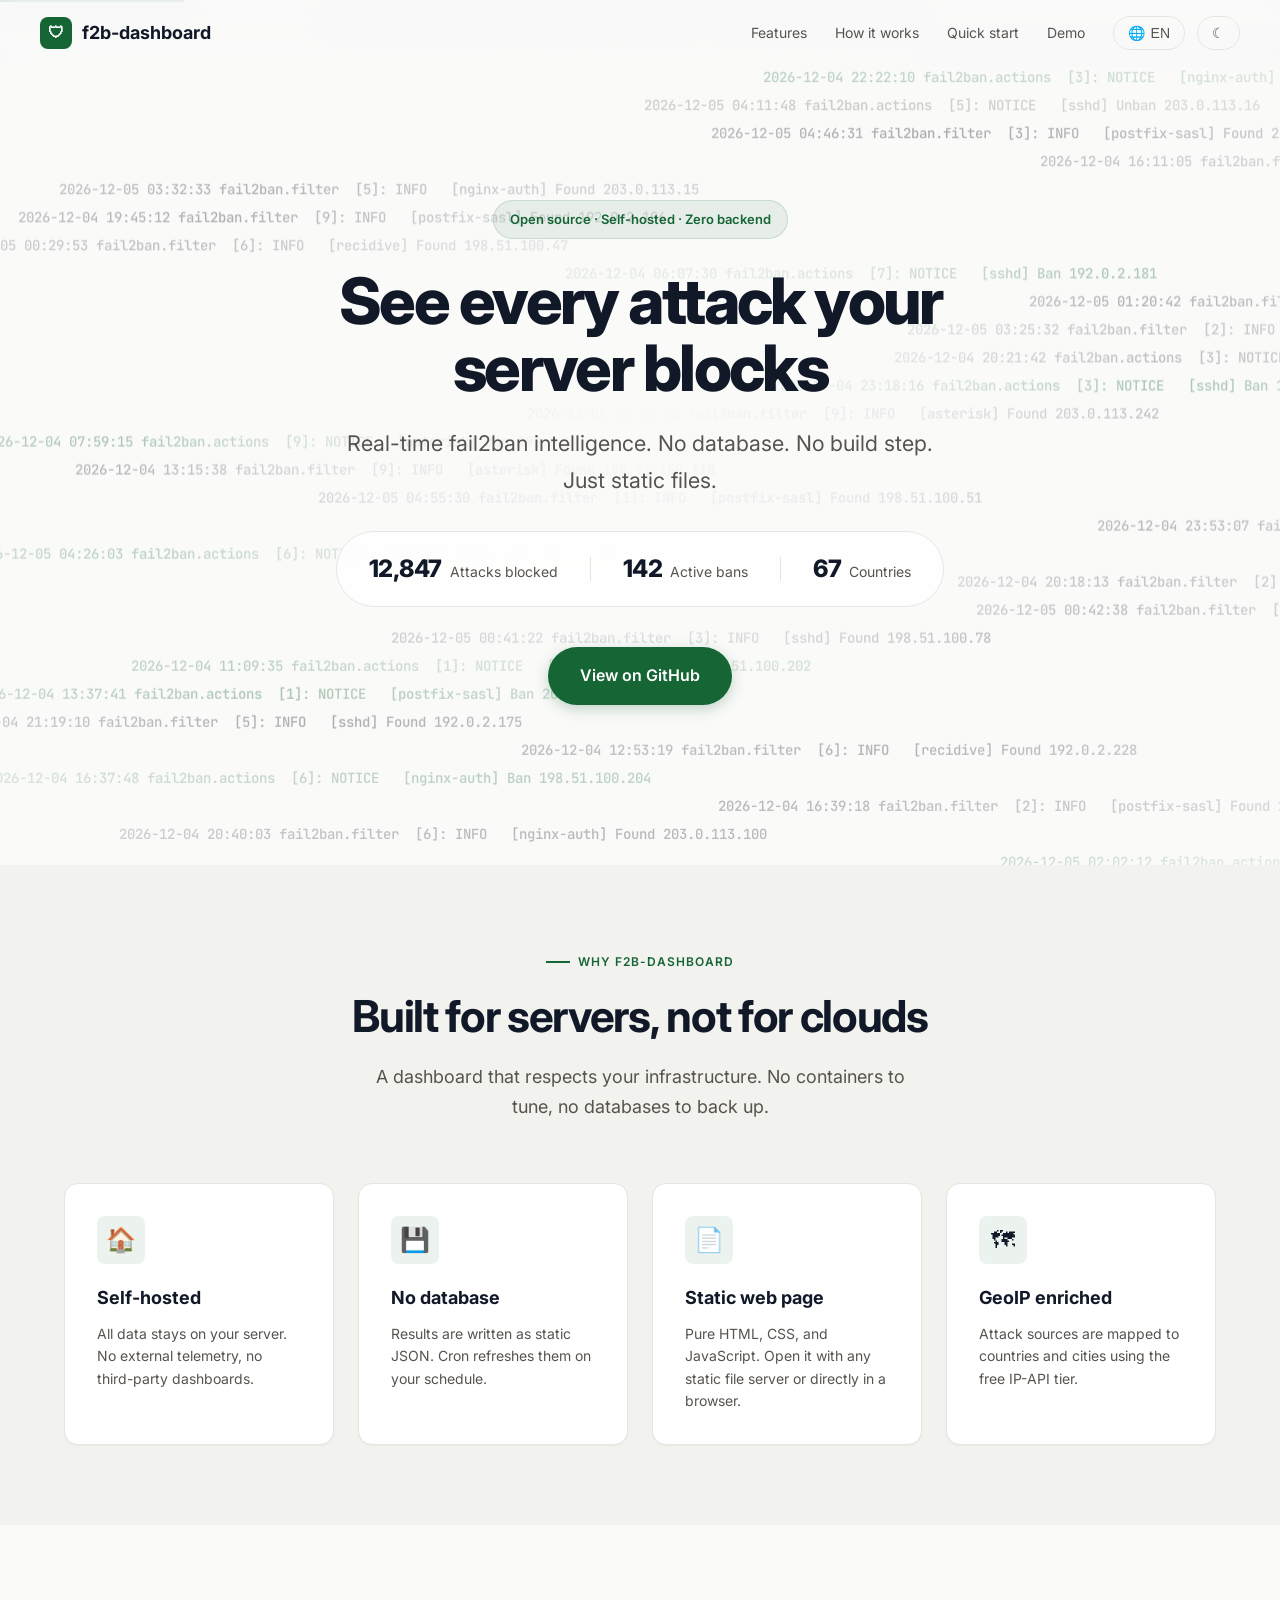
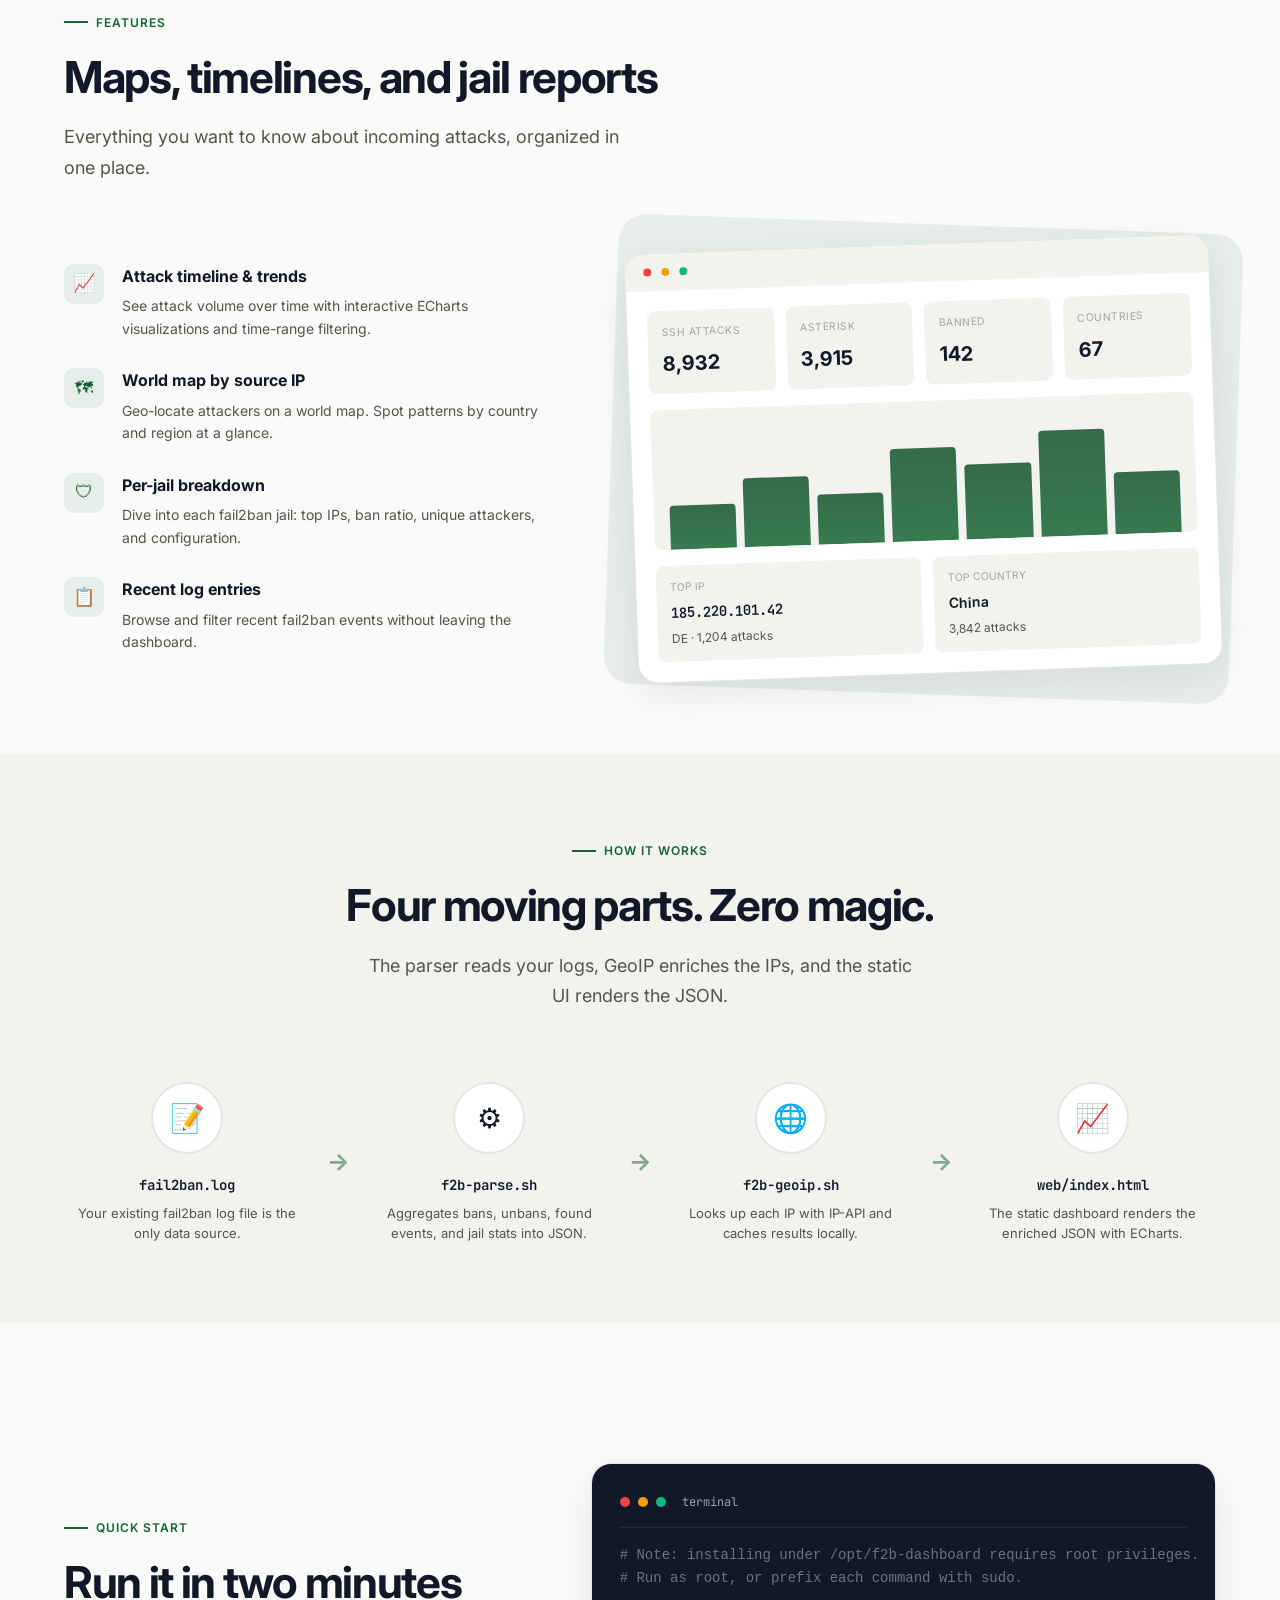
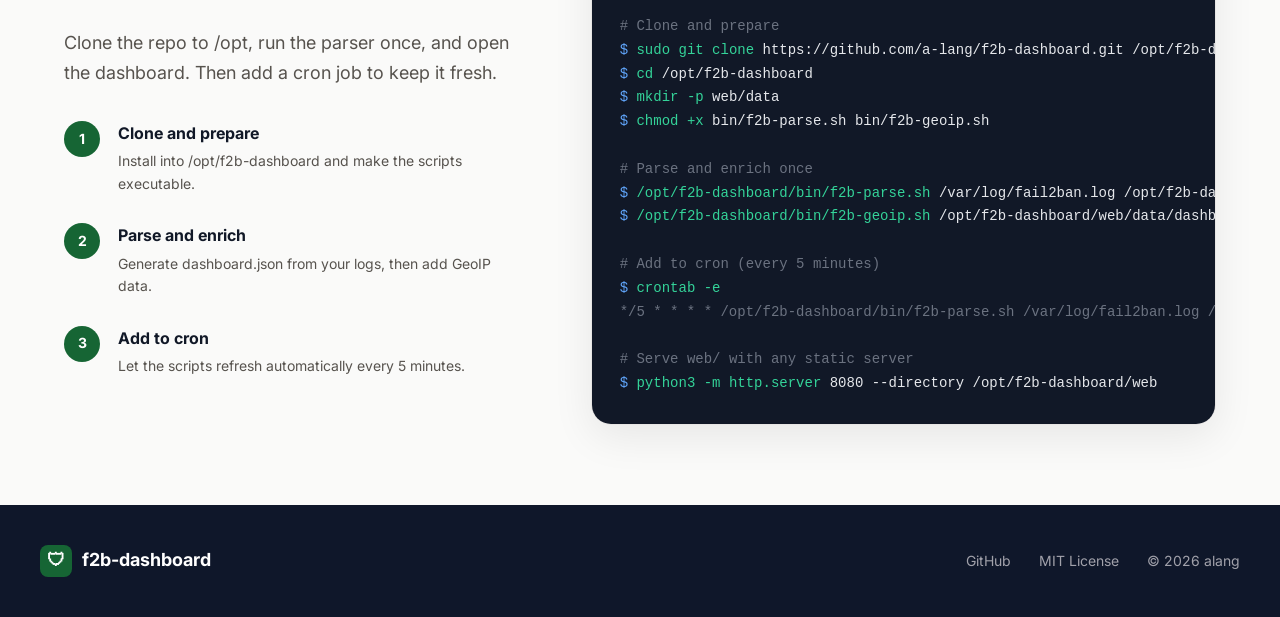
<file: index.html>
<!DOCTYPE html>
<html lang="en" data-theme="light">
<head>
  <meta charset="UTF-8">
  <meta name="viewport" content="width=device-width, initial-scale=1.0">
  <meta name="description" content="f2b-dashboard — Self-hosted fail2ban attack intelligence dashboard with zero backend">
  <title>f2b-dashboard — Fail2Ban Attack Intelligence</title>
  <meta property="og:title" content="f2b-dashboard">
  <meta property="og:description" content="Self-hosted fail2ban attack intelligence dashboard. No database. No build step. Just static files.">
  <meta property="og:type" content="website">
  <meta name="twitter:card" content="summary_large_image">
  <meta name="twitter:title" content="f2b-dashboard">
  <meta name="twitter:description" content="Self-hosted fail2ban attack intelligence dashboard">
  <link rel="icon" type="image/svg+xml" href="data:image/svg+xml,%3Csvg xmlns='http://www.w3.org/2000/svg' viewBox='0 0 32 32'%3E%3Cpath fill='%23166534' d='M16 2L3 8v10c0 7.2 5.5 13.8 13 15 7.5-1.2 13-7.8 13-15V8L16 2z'/%3E%3Cpath fill='%23ffffff' d='M16 11l-3.5 7h7z'/%3E%3C/svg%3E">
  <link rel="stylesheet" href="landing/css/landing.css">
</head>
<body>
  <a class="skip-link" href="#main-content">Skip to main content</a>

  <header class="header" id="main-header">
    <div class="header__inner">
      <a class="header__logo" href="#" aria-label="f2b-dashboard home">
        <span class="header__logo-icon" aria-hidden="true">&#x1F6E1;</span>
        <span>f2b-dashboard</span>
      </a>
      <nav class="header__nav" aria-label="Main navigation">
        <div class="header__nav-links" id="header-nav-links">
          <a href="#features" data-i18n="nav.features">Features</a>
          <a href="#how-it-works" data-i18n="nav.howItWorks">How it works</a>
          <a href="#quick-start" data-i18n="nav.quickStart">Quick start</a>
          <a href="/demo/" target="_blank" rel="noopener noreferrer" data-i18n="nav.demo">Demo</a>
        </div>
        <div class="header__actions">
          <button type="button" class="header__btn" id="lang-toggle" data-i18n-title="nav.languageToggle" data-i18n-aria-label="nav.languageToggle" aria-label="Switch language" title="Switch language">
            &#127760; <span id="lang-label">EN</span>
          </button>
          <button type="button" class="header__btn" id="theme-toggle" data-i18n-title="nav.themeToggle" data-i18n-aria-label="nav.themeToggle" aria-label="Toggle theme" title="Toggle theme">
            <span id="theme-icon">&#x263E;</span>
          </button>
        </div>
      </nav>
      <button type="button" class="header__mobile-toggle" id="mobile-nav-toggle" aria-expanded="false" aria-controls="header-nav-links" aria-label="Toggle navigation">
        &#x2630;
      </button>
    </div>
  </header>

  <main id="main-content">
    <!-- Hero -->
    <section class="section hero" id="hero" aria-label="Introduction">
      <canvas class="hero__bg-log" aria-hidden="true"></canvas>
      <div class="hero__bg-overlay-log" aria-hidden="true"></div>
      <div class="section__inner hero__content">
        <div class="hero__label" data-i18n="hero.label">Open source · Self-hosted · Zero backend</div>
        <h1 class="hero__title" data-i18n="hero.title">See every attack your server blocks</h1>
        <p class="hero__subtitle" data-i18n="hero.subtitle">Real-time fail2ban intelligence. No database. No build step. Just static files.</p>
        <div class="hero__stats" aria-label="Key metrics">
          <div class="hero__stat">
            <span class="hero__stat-value">12,847</span>
            <span class="hero__stat-label" data-i18n="hero.statAttacks">Attacks blocked</span>
          </div>
          <div class="hero__stat-divider" aria-hidden="true"></div>
          <div class="hero__stat">
            <span class="hero__stat-value">142</span>
            <span class="hero__stat-label" data-i18n="hero.statBans">Active bans</span>
          </div>
          <div class="hero__stat-divider" aria-hidden="true"></div>
          <div class="hero__stat">
            <span class="hero__stat-value">67</span>
            <span class="hero__stat-label" data-i18n="hero.statCountries">Countries</span>
          </div>
        </div>
        <a href="https://github.com/a-lang/f2b-dashboard" class="btn btn--primary btn--large" target="_blank" rel="noopener noreferrer" data-i18n="hero.cta">
          View on GitHub <span aria-hidden="true">→</span>
        </a>
      </div>
    </section>

    <!-- Highlights -->
    <section class="section highlights" id="features" aria-labelledby="highlights-title">
      <div class="section__inner">
        <div class="highlights__header text-center">
          <p class="section-label" data-i18n="highlights.label">Why f2b-dashboard</p>
          <h2 class="section-title mx-auto" id="highlights-title" data-i18n="highlights.title">Built for servers, not for clouds</h2>
          <p class="section-subtitle mx-auto" data-i18n="highlights.subtitle">A dashboard that respects your infrastructure. No containers to tune, no databases to back up.</p>
        </div>
        <div class="highlights__grid">
          <article class="highlight-card">
            <div class="highlight-card__icon" aria-hidden="true">&#x1F3E0;</div>
            <h3 class="highlight-card__title" data-i18n="highlights.selfHosted">Self-hosted</h3>
            <p class="highlight-card__desc" data-i18n="highlights.selfHostedDesc">All data stays on your server. No external telemetry, no third-party dashboards.</p>
          </article>
          <article class="highlight-card">
            <div class="highlight-card__icon" aria-hidden="true">&#x1F4BE;</div>
            <h3 class="highlight-card__title" data-i18n="highlights.noDatabase">No database</h3>
            <p class="highlight-card__desc" data-i18n="highlights.noDatabaseDesc">Results are written as static JSON. Cron refreshes them on your schedule.</p>
          </article>
          <article class="highlight-card">
            <div class="highlight-card__icon" aria-hidden="true">&#x1F4C4;</div>
            <h3 class="highlight-card__title" data-i18n="highlights.staticWeb">Static web page</h3>
            <p class="highlight-card__desc" data-i18n="highlights.staticWebDesc">Pure HTML, CSS, and JavaScript. Open it with any static file server or directly in a browser.</p>
          </article>
          <article class="highlight-card">
            <div class="highlight-card__icon" aria-hidden="true">&#x1F5FA;</div>
            <h3 class="highlight-card__title" data-i18n="highlights.geoIp">GeoIP enriched</h3>
            <p class="highlight-card__desc" data-i18n="highlights.geoIpDesc">Attack sources are mapped to countries and cities using the free IP-API tier.</p>
          </article>
        </div>
      </div>
    </section>

    <!-- Features -->
    <section class="section features" aria-labelledby="features-title">
      <div class="section__inner">
        <p class="section-label" data-i18n="features.label">Features</p>
        <h2 class="section-title" id="features-title" data-i18n="features.title">Maps, timelines, and jail reports</h2>
        <p class="section-subtitle" data-i18n="features.subtitle">Everything you want to know about incoming attacks, organized in one place.</p>

        <div class="features__grid">
          <div class="features__list">
            <div class="feature-item">
              <div class="feature-item__icon" aria-hidden="true">&#x1F4C8;</div>
              <div>
                <h3 class="feature-item__title" data-i18n="features.timelineTitle">Attack timeline & trends</h3>
                <p class="feature-item__desc" data-i18n="features.timelineDesc">See attack volume over time with interactive ECharts visualizations and time-range filtering.</p>
              </div>
            </div>
            <div class="feature-item">
              <div class="feature-item__icon" aria-hidden="true">&#x1F5FA;</div>
              <div>
                <h3 class="feature-item__title" data-i18n="features.mapTitle">World map by source IP</h3>
                <p class="feature-item__desc" data-i18n="features.mapDesc">Geo-locate attackers on a world map. Spot patterns by country and region at a glance.</p>
              </div>
            </div>
            <div class="feature-item">
              <div class="feature-item__icon" aria-hidden="true">&#x1F6E1;</div>
              <div>
                <h3 class="feature-item__title" data-i18n="features.jailTitle">Per-jail breakdown</h3>
                <p class="feature-item__desc" data-i18n="features.jailDesc">Dive into each fail2ban jail: top IPs, ban ratio, unique attackers, and configuration.</p>
              </div>
            </div>
            <div class="feature-item">
              <div class="feature-item__icon" aria-hidden="true">&#x1F4CB;</div>
              <div>
                <h3 class="feature-item__title" data-i18n="features.logsTitle">Recent log entries</h3>
                <p class="feature-item__desc" data-i18n="features.logsDesc">Browse and filter recent fail2ban events without leaving the dashboard.</p>
              </div>
            </div>
          </div>

          <div class="features__visual" aria-hidden="true">
            <div class="dashboard-mockup">
              <div class="dashboard-mockup__header">
                <div class="dashboard-mockup__dot dashboard-mockup__dot--red"></div>
                <div class="dashboard-mockup__dot dashboard-mockup__dot--yellow"></div>
                <div class="dashboard-mockup__dot dashboard-mockup__dot--green"></div>
              </div>
              <div class="dashboard-mockup__body">
                <div class="stat-row">
                  <div class="stat-card-mini">
                    <div class="stat-card-mini__label">SSH Attacks</div>
                    <div class="stat-card-mini__value">8,932</div>
                  </div>
                  <div class="stat-card-mini">
                    <div class="stat-card-mini__label">Asterisk</div>
                    <div class="stat-card-mini__value">3,915</div>
                  </div>
                  <div class="stat-card-mini">
                    <div class="stat-card-mini__label">Banned</div>
                    <div class="stat-card-mini__value">142</div>
                  </div>
                  <div class="stat-card-mini">
                    <div class="stat-card-mini__label">Countries</div>
                    <div class="stat-card-mini__value">67</div>
                  </div>
                </div>
                <div class="chart-area">
                  <div class="chart-bar" style="height: 35%"></div>
                  <div class="chart-bar" style="height: 55%"></div>
                  <div class="chart-bar" style="height: 40%"></div>
                  <div class="chart-bar" style="height: 75%"></div>
                  <div class="chart-bar" style="height: 60%"></div>
                  <div class="chart-bar" style="height: 85%"></div>
                  <div class="chart-bar" style="height: 50%"></div>
                </div>
                <div style="display: grid; grid-template-columns: 1fr 1fr; gap: 12px;">
                  <div style="background: var(--bg-secondary); border-radius: 8px; padding: 14px;">
                    <div style="font-size: 0.65rem; color: var(--text-muted); text-transform: uppercase; margin-bottom: 6px;">Top IP</div>
                    <div style="font-family: var(--font-mono); font-size: 0.875rem; font-weight: 600;">185.220.101.42</div>
                    <div style="font-size: 0.75rem; color: var(--text-secondary); margin-top: 4px;">DE · 1,204 attacks</div>
                  </div>
                  <div style="background: var(--bg-secondary); border-radius: 8px; padding: 14px;">
                    <div style="font-size: 0.65rem; color: var(--text-muted); text-transform: uppercase; margin-bottom: 6px;">Top Country</div>
                    <div style="font-size: 0.875rem; font-weight: 600;">China</div>
                    <div style="font-size: 0.75rem; color: var(--text-secondary); margin-top: 4px;">3,842 attacks</div>
                  </div>
                </div>
              </div>
            </div>
          </div>
        </div>
      </div>
    </section>

    <!-- How it works -->
    <section class="section how-it-works" id="how-it-works" aria-labelledby="how-title">
      <div class="section__inner">
        <div class="how-it-works__header text-center">
          <p class="section-label" data-i18n="howItWorks.label">How it works</p>
          <h2 class="section-title mx-auto" id="how-title" data-i18n="howItWorks.title">Four moving parts. Zero magic.</h2>
          <p class="section-subtitle mx-auto" data-i18n="howItWorks.subtitle">The parser reads your logs, GeoIP enriches the IPs, and the static UI renders the JSON.</p>
        </div>
        <div class="how-it-works__flow">
          <div class="flow-step">
            <div class="flow-step__icon" aria-hidden="true">&#x1F4DD;</div>
            <div class="flow-step__title" data-i18n="howItWorks.step1">fail2ban.log</div>
            <div class="flow-step__desc" data-i18n="howItWorks.step1Desc">Your existing fail2ban log file is the only data source.</div>
          </div>
          <div class="flow-arrow" aria-hidden="true">→</div>
          <div class="flow-step">
            <div class="flow-step__icon" aria-hidden="true">&#x2699;</div>
            <div class="flow-step__title" data-i18n="howItWorks.step2">f2b-parse.sh</div>
            <div class="flow-step__desc" data-i18n="howItWorks.step2Desc">Aggregates bans, unbans, found events, and jail stats into JSON.</div>
          </div>
          <div class="flow-arrow" aria-hidden="true">→</div>
          <div class="flow-step">
            <div class="flow-step__icon" aria-hidden="true">&#x1F310;</div>
            <div class="flow-step__title" data-i18n="howItWorks.step3">f2b-geoip.sh</div>
            <div class="flow-step__desc" data-i18n="howItWorks.step3Desc">Looks up each IP with IP-API and caches results locally.</div>
          </div>
          <div class="flow-arrow" aria-hidden="true">→</div>
          <div class="flow-step">
            <div class="flow-step__icon" aria-hidden="true">&#x1F4C8;</div>
            <div class="flow-step__title" data-i18n="howItWorks.step4">web/index.html</div>
            <div class="flow-step__desc" data-i18n="howItWorks.step4Desc">The static dashboard renders the enriched JSON with ECharts.</div>
          </div>
        </div>
      </div>
    </section>

    <!-- Quick start -->
    <section class="section quick-start" id="quick-start" aria-labelledby="quick-title">
      <div class="section__inner">
        <div class="quick-start__grid">
          <div>
            <p class="section-label" data-i18n="quickStart.label">Quick start</p>
            <h2 class="section-title" id="quick-title" data-i18n="quickStart.title">Run it in two minutes</h2>
            <p class="section-subtitle" data-i18n="quickStart.subtitle">Clone the repo to /opt, run the parser once, and open the dashboard. Then add a cron job to keep it fresh.</p>

            <div class="quick-start__steps">
              <div class="quick-step">
                <div class="quick-step__number" aria-hidden="true">1</div>
                <div>
                  <h3 class="quick-step__title" data-i18n="quickStart.step1">Clone and prepare</h3>
                  <p class="quick-step__desc" data-i18n="quickStart.step1Desc">Install into /opt/f2b-dashboard and make the scripts executable.</p>
                </div>
              </div>
              <div class="quick-step">
                <div class="quick-step__number" aria-hidden="true">2</div>
                <div>
                  <h3 class="quick-step__title" data-i18n="quickStart.step2">Parse and enrich</h3>
                  <p class="quick-step__desc" data-i18n="quickStart.step2Desc">Generate dashboard.json from your logs, then add GeoIP data.</p>
                </div>
              </div>
              <div class="quick-step">
                <div class="quick-step__number" aria-hidden="true">3</div>
                <div>
                  <h3 class="quick-step__title" data-i18n="quickStart.step3">Add to cron</h3>
                  <p class="quick-step__desc" data-i18n="quickStart.step3Desc">Let the scripts refresh automatically every 5 minutes.</p>
                </div>
              </div>
            </div>
          </div>

          <div class="code-block">
            <div class="code-block__header">
              <div class="code-block__dot code-block__dot--red"></div>
              <div class="code-block__dot code-block__dot--yellow"></div>
              <div class="code-block__dot code-block__dot--green"></div>
              <span class="code-block__title" data-i18n="quickStart.terminalTitle">terminal</span>
            </div>
            <code><span class="comment"># <span data-i18n="quickStart.note1">Note: installing under /opt/f2b-dashboard requires root privileges.</span></span>
<span class="comment"># <span data-i18n="quickStart.note2">Run as root, or prefix each command with sudo.</span></span>

<span class="comment"># <span data-i18n="quickStart.section1">Clone and prepare</span></span>
<span class="prompt">$</span> <span class="command">sudo git clone</span> https://github.com/a-lang/f2b-dashboard.git /opt/f2b-dashboard
<span class="prompt">$</span> <span class="command">cd</span> /opt/f2b-dashboard
<span class="prompt">$</span> <span class="command">mkdir -p</span> web/data
<span class="prompt">$</span> <span class="command">chmod +x</span> bin/f2b-parse.sh bin/f2b-geoip.sh

<span class="comment"># <span data-i18n="quickStart.section2">Parse and enrich once</span></span>
<span class="prompt">$</span> <span class="command">/opt/f2b-dashboard/bin/f2b-parse.sh</span> /var/log/fail2ban.log /opt/f2b-dashboard/web/data
<span class="prompt">$</span> <span class="command">/opt/f2b-dashboard/bin/f2b-geoip.sh</span> /opt/f2b-dashboard/web/data/dashboard.json /opt/f2b-dashboard/web/data/geo-cache.json

<span class="comment"># <span data-i18n="quickStart.section3">Add to cron (every 5 minutes)</span></span>
<span class="prompt">$</span> <span class="command">crontab -e</span>
<span class="comment">*/5 * * * * /opt/f2b-dashboard/bin/f2b-parse.sh /var/log/fail2ban.log /opt/f2b-dashboard/web/data && /opt/f2b-dashboard/bin/f2b-geoip.sh /opt/f2b-dashboard/web/data/dashboard.json /opt/f2b-dashboard/web/data/geo-cache.json</span>

<span class="comment"># <span data-i18n="quickStart.section4">Serve web/ with any static server</span></span>
<span class="prompt">$</span> <span class="command">python3 -m http.server</span> 8080 --directory /opt/f2b-dashboard/web</code>
          </div>
        </div>
      </div>
    </section>
  </main>

  <footer class="footer">
    <div class="footer__inner">
      <div class="footer__logo">
        <div class="footer__logo-icon" aria-hidden="true">&#x1F6E1;</div>
        <span>f2b-dashboard</span>
      </div>
      <div class="footer__links">
        <a href="https://github.com/a-lang/f2b-dashboard" target="_blank" rel="noopener noreferrer" data-i18n="footer.github">GitHub</a>
        <a href="https://opensource.org/licenses/MIT" target="_blank" rel="noopener noreferrer" data-i18n="footer.license">MIT License</a>
        <span data-i18n="footer.copyright">© 2026 alang</span>
      </div>
    </div>
  </footer>

  <script src="landing/js/i18n.js"></script>
  <script src="landing/js/hero-log-stream.js"></script>
  <script src="landing/js/landing.js"></script>
</body>
</html>
</file>
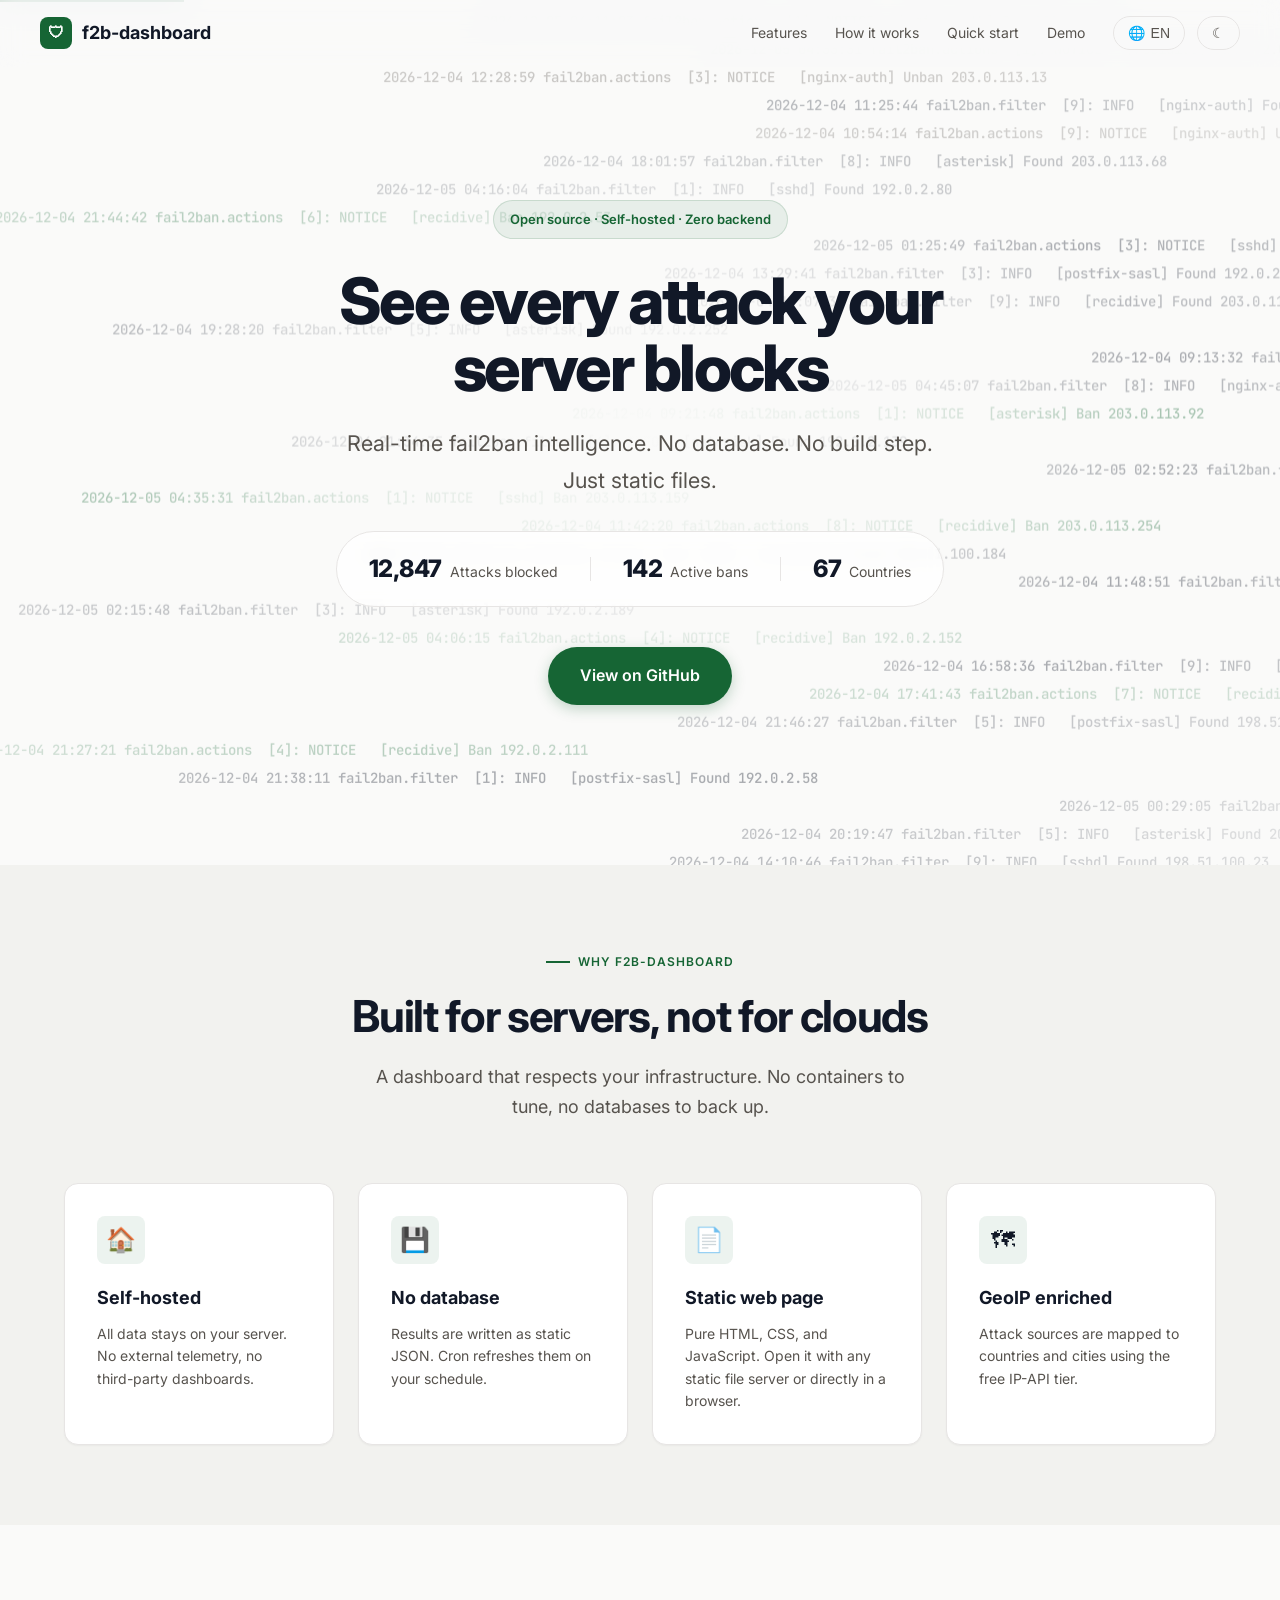
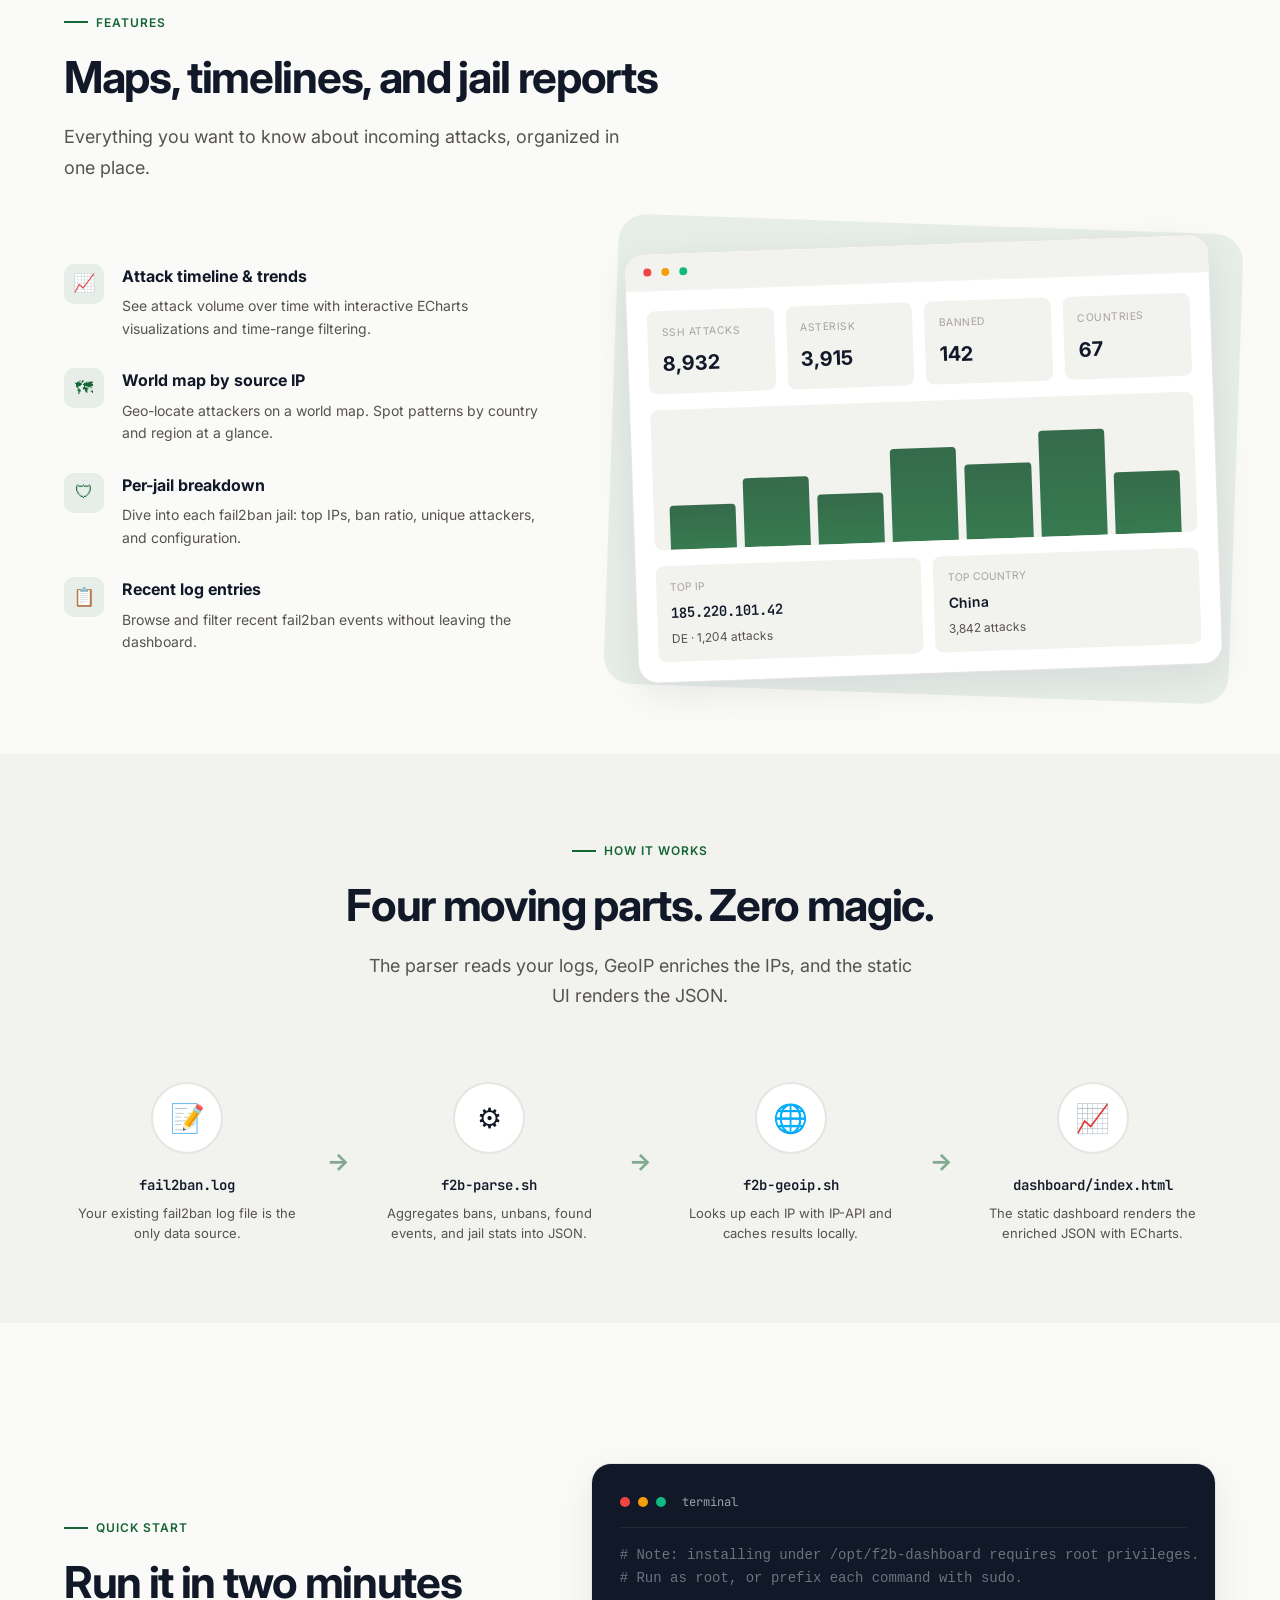
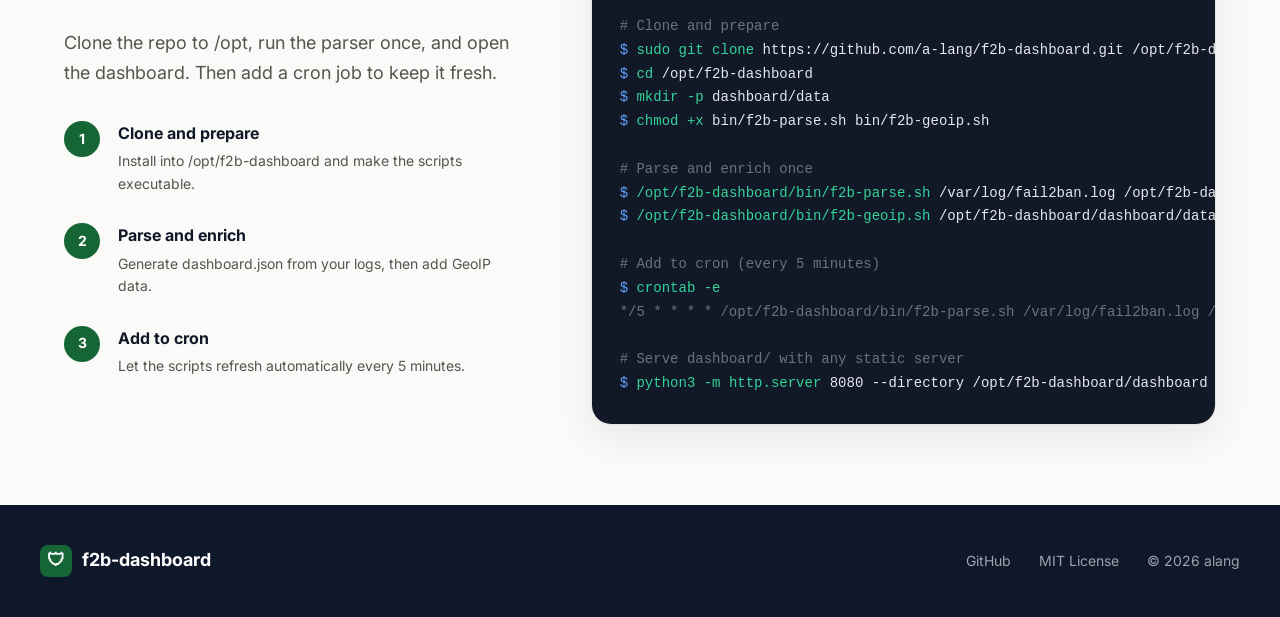
<file: website/index.html>
<!DOCTYPE html>
<html lang="en" data-theme="light">
<head>
  <meta charset="UTF-8">
  <meta name="viewport" content="width=device-width, initial-scale=1.0">
  <meta name="description" content="f2b-dashboard — Self-hosted fail2ban attack intelligence dashboard with zero backend">
  <title>f2b-dashboard — Fail2Ban Attack Intelligence</title>
  <meta property="og:title" content="f2b-dashboard">
  <meta property="og:description" content="Self-hosted fail2ban attack intelligence dashboard. No database. No build step. Just static files.">
  <meta property="og:type" content="website">
  <meta name="twitter:card" content="summary_large_image">
  <meta name="twitter:title" content="f2b-dashboard">
  <meta name="twitter:description" content="Self-hosted fail2ban attack intelligence dashboard">
  <link rel="icon" type="image/svg+xml" href="data:image/svg+xml,%3Csvg xmlns='http://www.w3.org/2000/svg' viewBox='0 0 32 32'%3E%3Cpath fill='%23166534' d='M16 2L3 8v10c0 7.2 5.5 13.8 13 15 7.5-1.2 13-7.8 13-15V8L16 2z'/%3E%3Cpath fill='%23ffffff' d='M16 11l-3.5 7h7z'/%3E%3C/svg%3E">
  <link rel="stylesheet" href="css/landing.css">
</head>
<body>
  <a class="skip-link" href="#main-content">Skip to main content</a>

  <header class="header" id="main-header">
    <div class="header__inner">
      <a class="header__logo" href="#" aria-label="f2b-dashboard home">
        <span class="header__logo-icon" aria-hidden="true">&#x1F6E1;</span>
        <span>f2b-dashboard</span>
      </a>
      <nav class="header__nav" aria-label="Main navigation">
        <div class="header__nav-links" id="header-nav-links">
          <a href="#features" data-i18n="nav.features">Features</a>
          <a href="#how-it-works" data-i18n="nav.howItWorks">How it works</a>
          <a href="#quick-start" data-i18n="nav.quickStart">Quick start</a>
          <a href="/demo/" target="_blank" rel="noopener noreferrer" data-i18n="nav.demo">Demo</a>
        </div>
        <div class="header__actions">
          <button type="button" class="header__btn" id="lang-toggle" data-i18n-title="nav.languageToggle" data-i18n-aria-label="nav.languageToggle" aria-label="Switch language" title="Switch language">
            &#127760; <span id="lang-label">EN</span>
          </button>
          <button type="button" class="header__btn" id="theme-toggle" data-i18n-title="nav.themeToggle" data-i18n-aria-label="nav.themeToggle" aria-label="Toggle theme" title="Toggle theme">
            <span id="theme-icon">&#x263E;</span>
          </button>
        </div>
      </nav>
      <button type="button" class="header__mobile-toggle" id="mobile-nav-toggle" aria-expanded="false" aria-controls="header-nav-links" aria-label="Toggle navigation">
        &#x2630;
      </button>
    </div>
  </header>

  <main id="main-content">
    <!-- Hero -->
    <section class="section hero" id="hero" aria-label="Introduction">
      <canvas class="hero__bg-log" aria-hidden="true"></canvas>
      <div class="hero__bg-overlay-log" aria-hidden="true"></div>
      <div class="section__inner hero__content">
        <div class="hero__label" data-i18n="hero.label">Open source · Self-hosted · Zero backend</div>
        <h1 class="hero__title" data-i18n="hero.title">See every attack your server blocks</h1>
        <p class="hero__subtitle" data-i18n="hero.subtitle">Real-time fail2ban intelligence. No database. No build step. Just static files.</p>
        <div class="hero__stats" aria-label="Key metrics">
          <div class="hero__stat">
            <span class="hero__stat-value">12,847</span>
            <span class="hero__stat-label" data-i18n="hero.statAttacks">Attacks blocked</span>
          </div>
          <div class="hero__stat-divider" aria-hidden="true"></div>
          <div class="hero__stat">
            <span class="hero__stat-value">142</span>
            <span class="hero__stat-label" data-i18n="hero.statBans">Active bans</span>
          </div>
          <div class="hero__stat-divider" aria-hidden="true"></div>
          <div class="hero__stat">
            <span class="hero__stat-value">67</span>
            <span class="hero__stat-label" data-i18n="hero.statCountries">Countries</span>
          </div>
        </div>
        <a href="https://github.com/a-lang/f2b-dashboard" class="btn btn--primary btn--large" target="_blank" rel="noopener noreferrer" data-i18n="hero.cta">
          View on GitHub <span aria-hidden="true">→</span>
        </a>
      </div>
    </section>

    <!-- Highlights -->
    <section class="section highlights" id="features" aria-labelledby="highlights-title">
      <div class="section__inner">
        <div class="highlights__header text-center">
          <p class="section-label" data-i18n="highlights.label">Why f2b-dashboard</p>
          <h2 class="section-title mx-auto" id="highlights-title" data-i18n="highlights.title">Built for servers, not for clouds</h2>
          <p class="section-subtitle mx-auto" data-i18n="highlights.subtitle">A dashboard that respects your infrastructure. No containers to tune, no databases to back up.</p>
        </div>
        <div class="highlights__grid">
          <article class="highlight-card">
            <div class="highlight-card__icon" aria-hidden="true">&#x1F3E0;</div>
            <h3 class="highlight-card__title" data-i18n="highlights.selfHosted">Self-hosted</h3>
            <p class="highlight-card__desc" data-i18n="highlights.selfHostedDesc">All data stays on your server. No external telemetry, no third-party dashboards.</p>
          </article>
          <article class="highlight-card">
            <div class="highlight-card__icon" aria-hidden="true">&#x1F4BE;</div>
            <h3 class="highlight-card__title" data-i18n="highlights.noDatabase">No database</h3>
            <p class="highlight-card__desc" data-i18n="highlights.noDatabaseDesc">Results are written as static JSON. Cron refreshes them on your schedule.</p>
          </article>
          <article class="highlight-card">
            <div class="highlight-card__icon" aria-hidden="true">&#x1F4C4;</div>
            <h3 class="highlight-card__title" data-i18n="highlights.staticWeb">Static web page</h3>
            <p class="highlight-card__desc" data-i18n="highlights.staticWebDesc">Pure HTML, CSS, and JavaScript. Open it with any static file server or directly in a browser.</p>
          </article>
          <article class="highlight-card">
            <div class="highlight-card__icon" aria-hidden="true">&#x1F5FA;</div>
            <h3 class="highlight-card__title" data-i18n="highlights.geoIp">GeoIP enriched</h3>
            <p class="highlight-card__desc" data-i18n="highlights.geoIpDesc">Attack sources are mapped to countries and cities using the free IP-API tier.</p>
          </article>
        </div>
      </div>
    </section>

    <!-- Features -->
    <section class="section features" aria-labelledby="features-title">
      <div class="section__inner">
        <p class="section-label" data-i18n="features.label">Features</p>
        <h2 class="section-title" id="features-title" data-i18n="features.title">Maps, timelines, and jail reports</h2>
        <p class="section-subtitle" data-i18n="features.subtitle">Everything you want to know about incoming attacks, organized in one place.</p>

        <div class="features__grid">
          <div class="features__list">
            <div class="feature-item">
              <div class="feature-item__icon" aria-hidden="true">&#x1F4C8;</div>
              <div>
                <h3 class="feature-item__title" data-i18n="features.timelineTitle">Attack timeline & trends</h3>
                <p class="feature-item__desc" data-i18n="features.timelineDesc">See attack volume over time with interactive ECharts visualizations and time-range filtering.</p>
              </div>
            </div>
            <div class="feature-item">
              <div class="feature-item__icon" aria-hidden="true">&#x1F5FA;</div>
              <div>
                <h3 class="feature-item__title" data-i18n="features.mapTitle">World map by source IP</h3>
                <p class="feature-item__desc" data-i18n="features.mapDesc">Geo-locate attackers on a world map. Spot patterns by country and region at a glance.</p>
              </div>
            </div>
            <div class="feature-item">
              <div class="feature-item__icon" aria-hidden="true">&#x1F6E1;</div>
              <div>
                <h3 class="feature-item__title" data-i18n="features.jailTitle">Per-jail breakdown</h3>
                <p class="feature-item__desc" data-i18n="features.jailDesc">Dive into each fail2ban jail: top IPs, ban ratio, unique attackers, and configuration.</p>
              </div>
            </div>
            <div class="feature-item">
              <div class="feature-item__icon" aria-hidden="true">&#x1F4CB;</div>
              <div>
                <h3 class="feature-item__title" data-i18n="features.logsTitle">Recent log entries</h3>
                <p class="feature-item__desc" data-i18n="features.logsDesc">Browse and filter recent fail2ban events without leaving the dashboard.</p>
              </div>
            </div>
          </div>

          <div class="features__visual" aria-hidden="true">
            <div class="dashboard-mockup">
              <div class="dashboard-mockup__header">
                <div class="dashboard-mockup__dot dashboard-mockup__dot--red"></div>
                <div class="dashboard-mockup__dot dashboard-mockup__dot--yellow"></div>
                <div class="dashboard-mockup__dot dashboard-mockup__dot--green"></div>
              </div>
              <div class="dashboard-mockup__body">
                <div class="stat-row">
                  <div class="stat-card-mini">
                    <div class="stat-card-mini__label">SSH Attacks</div>
                    <div class="stat-card-mini__value">8,932</div>
                  </div>
                  <div class="stat-card-mini">
                    <div class="stat-card-mini__label">Asterisk</div>
                    <div class="stat-card-mini__value">3,915</div>
                  </div>
                  <div class="stat-card-mini">
                    <div class="stat-card-mini__label">Banned</div>
                    <div class="stat-card-mini__value">142</div>
                  </div>
                  <div class="stat-card-mini">
                    <div class="stat-card-mini__label">Countries</div>
                    <div class="stat-card-mini__value">67</div>
                  </div>
                </div>
                <div class="chart-area">
                  <div class="chart-bar" style="height: 35%"></div>
                  <div class="chart-bar" style="height: 55%"></div>
                  <div class="chart-bar" style="height: 40%"></div>
                  <div class="chart-bar" style="height: 75%"></div>
                  <div class="chart-bar" style="height: 60%"></div>
                  <div class="chart-bar" style="height: 85%"></div>
                  <div class="chart-bar" style="height: 50%"></div>
                </div>
                <div style="display: grid; grid-template-columns: 1fr 1fr; gap: 12px;">
                  <div style="background: var(--bg-secondary); border-radius: 8px; padding: 14px;">
                    <div style="font-size: 0.65rem; color: var(--text-muted); text-transform: uppercase; margin-bottom: 6px;">Top IP</div>
                    <div style="font-family: var(--font-mono); font-size: 0.875rem; font-weight: 600;">185.220.101.42</div>
                    <div style="font-size: 0.75rem; color: var(--text-secondary); margin-top: 4px;">DE · 1,204 attacks</div>
                  </div>
                  <div style="background: var(--bg-secondary); border-radius: 8px; padding: 14px;">
                    <div style="font-size: 0.65rem; color: var(--text-muted); text-transform: uppercase; margin-bottom: 6px;">Top Country</div>
                    <div style="font-size: 0.875rem; font-weight: 600;">China</div>
                    <div style="font-size: 0.75rem; color: var(--text-secondary); margin-top: 4px;">3,842 attacks</div>
                  </div>
                </div>
              </div>
            </div>
          </div>
        </div>
      </div>
    </section>

    <!-- How it works -->
    <section class="section how-it-works" id="how-it-works" aria-labelledby="how-title">
      <div class="section__inner">
        <div class="how-it-works__header text-center">
          <p class="section-label" data-i18n="howItWorks.label">How it works</p>
          <h2 class="section-title mx-auto" id="how-title" data-i18n="howItWorks.title">Four moving parts. Zero magic.</h2>
          <p class="section-subtitle mx-auto" data-i18n="howItWorks.subtitle">The parser reads your logs, GeoIP enriches the IPs, and the static UI renders the JSON.</p>
        </div>
        <div class="how-it-works__flow">
          <div class="flow-step">
            <div class="flow-step__icon" aria-hidden="true">&#x1F4DD;</div>
            <div class="flow-step__title" data-i18n="howItWorks.step1">fail2ban.log</div>
            <div class="flow-step__desc" data-i18n="howItWorks.step1Desc">Your existing fail2ban log file is the only data source.</div>
          </div>
          <div class="flow-arrow" aria-hidden="true">→</div>
          <div class="flow-step">
            <div class="flow-step__icon" aria-hidden="true">&#x2699;</div>
            <div class="flow-step__title" data-i18n="howItWorks.step2">f2b-parse.sh</div>
            <div class="flow-step__desc" data-i18n="howItWorks.step2Desc">Aggregates bans, unbans, found events, and jail stats into JSON.</div>
          </div>
          <div class="flow-arrow" aria-hidden="true">→</div>
          <div class="flow-step">
            <div class="flow-step__icon" aria-hidden="true">&#x1F310;</div>
            <div class="flow-step__title" data-i18n="howItWorks.step3">f2b-geoip.sh</div>
            <div class="flow-step__desc" data-i18n="howItWorks.step3Desc">Looks up each IP with IP-API and caches results locally.</div>
          </div>
          <div class="flow-arrow" aria-hidden="true">→</div>
          <div class="flow-step">
            <div class="flow-step__icon" aria-hidden="true">&#x1F4C8;</div>
            <div class="flow-step__title" data-i18n="howItWorks.step4">dashboard/index.html</div>
            <div class="flow-step__desc" data-i18n="howItWorks.step4Desc">The static dashboard renders the enriched JSON with ECharts.</div>
          </div>
        </div>
      </div>
    </section>

    <!-- Quick start -->
    <section class="section quick-start" id="quick-start" aria-labelledby="quick-title">
      <div class="section__inner">
        <div class="quick-start__grid">
          <div>
            <p class="section-label" data-i18n="quickStart.label">Quick start</p>
            <h2 class="section-title" id="quick-title" data-i18n="quickStart.title">Run it in two minutes</h2>
            <p class="section-subtitle" data-i18n="quickStart.subtitle">Clone the repo to /opt, run the parser once, and open the dashboard. Then add a cron job to keep it fresh.</p>

            <div class="quick-start__steps">
              <div class="quick-step">
                <div class="quick-step__number" aria-hidden="true">1</div>
                <div>
                  <h3 class="quick-step__title" data-i18n="quickStart.step1">Clone and prepare</h3>
                  <p class="quick-step__desc" data-i18n="quickStart.step1Desc">Install into /opt/f2b-dashboard and make the scripts executable.</p>
                </div>
              </div>
              <div class="quick-step">
                <div class="quick-step__number" aria-hidden="true">2</div>
                <div>
                  <h3 class="quick-step__title" data-i18n="quickStart.step2">Parse and enrich</h3>
                  <p class="quick-step__desc" data-i18n="quickStart.step2Desc">Generate dashboard.json from your logs, then add GeoIP data.</p>
                </div>
              </div>
              <div class="quick-step">
                <div class="quick-step__number" aria-hidden="true">3</div>
                <div>
                  <h3 class="quick-step__title" data-i18n="quickStart.step3">Add to cron</h3>
                  <p class="quick-step__desc" data-i18n="quickStart.step3Desc">Let the scripts refresh automatically every 5 minutes.</p>
                </div>
              </div>
            </div>
          </div>

          <div class="code-block">
            <div class="code-block__header">
              <div class="code-block__dot code-block__dot--red"></div>
              <div class="code-block__dot code-block__dot--yellow"></div>
              <div class="code-block__dot code-block__dot--green"></div>
              <span class="code-block__title" data-i18n="quickStart.terminalTitle">terminal</span>
            </div>
            <code><span class="comment"># <span data-i18n="quickStart.note1">Note: installing under /opt/f2b-dashboard requires root privileges.</span></span>
<span class="comment"># <span data-i18n="quickStart.note2">Run as root, or prefix each command with sudo.</span></span>

<span class="comment"># <span data-i18n="quickStart.section1">Clone and prepare</span></span>
<span class="prompt">$</span> <span class="command">sudo git clone</span> https://github.com/a-lang/f2b-dashboard.git /opt/f2b-dashboard
<span class="prompt">$</span> <span class="command">cd</span> /opt/f2b-dashboard
<span class="prompt">$</span> <span class="command">mkdir -p</span> dashboard/data
<span class="prompt">$</span> <span class="command">chmod +x</span> bin/f2b-parse.sh bin/f2b-geoip.sh

<span class="comment"># <span data-i18n="quickStart.section2">Parse and enrich once</span></span>
<span class="prompt">$</span> <span class="command">/opt/f2b-dashboard/bin/f2b-parse.sh</span> /var/log/fail2ban.log /opt/f2b-dashboard/dashboard/data
<span class="prompt">$</span> <span class="command">/opt/f2b-dashboard/bin/f2b-geoip.sh</span> /opt/f2b-dashboard/dashboard/data/dashboard.json /opt/f2b-dashboard/dashboard/data/geo-cache.json

<span class="comment"># <span data-i18n="quickStart.section3">Add to cron (every 5 minutes)</span></span>
<span class="prompt">$</span> <span class="command">crontab -e</span>
<span class="comment">*/5 * * * * /opt/f2b-dashboard/bin/f2b-parse.sh /var/log/fail2ban.log /opt/f2b-dashboard/dashboard/data && /opt/f2b-dashboard/bin/f2b-geoip.sh /opt/f2b-dashboard/dashboard/data/dashboard.json /opt/f2b-dashboard/dashboard/data/geo-cache.json</span>

<span class="comment"># <span data-i18n="quickStart.section4">Serve dashboard/ with any static server</span></span>
<span class="prompt">$</span> <span class="command">python3 -m http.server</span> 8080 --directory /opt/f2b-dashboard/dashboard</code>
          </div>
        </div>
      </div>
    </section>
  </main>

  <footer class="footer">
    <div class="footer__inner">
      <div class="footer__logo">
        <div class="footer__logo-icon" aria-hidden="true">&#x1F6E1;</div>
        <span>f2b-dashboard</span>
      </div>
      <div class="footer__links">
        <a href="https://github.com/a-lang/f2b-dashboard" target="_blank" rel="noopener noreferrer" data-i18n="footer.github">GitHub</a>
        <a href="https://opensource.org/licenses/MIT" target="_blank" rel="noopener noreferrer" data-i18n="footer.license">MIT License</a>
        <span data-i18n="footer.copyright">© 2026 alang</span>
      </div>
    </div>
  </footer>

  <script src="js/i18n.js"></script>
  <script src="js/hero-log-stream.js"></script>
  <script src="js/landing.js"></script>
</body>
</html>
</file>
<file: landing/css/landing.css>
/* ============================================================
   f2b-dashboard Landing Page
   Modern light mode with forest-green accent
   Supports dark theme via [data-theme="dark"]
   ============================================================ */

@import url('https://fonts.googleapis.com/css2?family=Inter:wght@400;500;600;700;800&family=JetBrains+Mono:wght@400;500&display=swap');

:root {
  --bg-primary: #fafaf9;
  --bg-secondary: #f2f2ef;
  --bg-card: #ffffff;
  --bg-code: #111827;
  --bg-dark-accent: #0f172a;

  --text-primary: #111827;
  --text-secondary: #57534e;
  --text-muted: #a8a29e;
  --text-inverse: #ffffff;

  --accent: #166534;
  --accent-hover: #14532d;
  --accent-light: rgba(22, 101, 52, 0.08);
  --accent-glow: rgba(22, 101, 52, 0.25);

  --hero-log-color: rgba(17, 24, 39, 0.06);
  --hero-log-accent: rgba(22, 101, 52, 0.10);
  --hero-log-notice: rgba(87, 83, 78, 0.06);

  --border: #e7e5e4;
  --border-light: #f5f5f4;

  --shadow-sm: 0 1px 2px rgba(0, 0, 0, 0.04);
  --shadow-md: 0 4px 12px rgba(0, 0, 0, 0.06);
  --shadow-lg: 0 12px 40px rgba(0, 0, 0, 0.08);

  --radius-sm: 8px;
  --radius-md: 14px;
  --radius-lg: 20px;

  --font-sans: 'Inter', -apple-system, BlinkMacSystemFont, sans-serif;
  --font-mono: 'JetBrains Mono', 'Fira Code', monospace;

  --max-width: 1200px;
  --transition: 0.2s ease;
}

[data-theme="dark"] {
  --bg-primary: #0f1117;
  --bg-secondary: #161922;
  --bg-card: #1c1f2e;
  --bg-code: #0b0f19;
  --bg-dark-accent: #0b0d14;

  --text-primary: #e8eaf0;
  --text-secondary: #a1a1aa;
  --text-muted: #6b7280;
  --text-inverse: #0f1117;

  --accent: #4ade80;
  --accent-hover: #22c55e;
  --accent-light: rgba(74, 222, 128, 0.1);
  --accent-glow: rgba(74, 222, 128, 0.25);

  --hero-log-color: rgba(232, 234, 240, 0.09);
  --hero-log-accent: rgba(74, 222, 128, 0.13);
  --hero-log-notice: rgba(161, 161, 170, 0.09);

  --border: #2a2d3e;
  --border-light: #1f2233;

  --shadow-sm: 0 1px 2px rgba(0, 0, 0, 0.3);
  --shadow-md: 0 4px 12px rgba(0, 0, 0, 0.4);
  --shadow-lg: 0 12px 40px rgba(0, 0, 0, 0.5);
}

* {
  box-sizing: border-box;
  margin: 0;
  padding: 0;
}

html {
  font-size: 16px;
  scroll-behavior: smooth;
}

body {
  font-family: var(--font-sans);
  background: var(--bg-primary);
  color: var(--text-primary);
  line-height: 1.6;
  -webkit-font-smoothing: antialiased;
  transition: background-color var(--transition), color var(--transition);
}

a {
  color: inherit;
  text-decoration: none;
}

img {
  max-width: 100%;
  height: auto;
}

/* Focus styles */
a:focus-visible,
button:focus-visible {
  outline: 2px solid var(--accent);
  outline-offset: 2px;
}

/* Skip link */
.skip-link {
  position: absolute;
  top: -40px;
  left: 0;
  background: var(--accent);
  color: var(--text-inverse);
  padding: 8px 16px;
  z-index: 100;
  transition: top var(--transition);
}

.skip-link:focus {
  top: 0;
}

/* Common section shell */
.section {
  width: 100%;
  position: relative;
  overflow: hidden;
}

.section__inner {
  width: 100%;
  max-width: var(--max-width);
  margin: 0 auto;
  padding: 80px 24px;
  position: relative;
  z-index: 2;
}

.section-label {
  display: inline-flex;
  align-items: center;
  gap: 8px;
  font-size: 0.75rem;
  font-weight: 600;
  letter-spacing: 0.08em;
  text-transform: uppercase;
  color: var(--accent);
  margin-bottom: 20px;
}

.section-label::before {
  content: '';
  width: 24px;
  height: 2px;
  background: var(--accent);
}

.section-title {
  font-size: 2.75rem;
  font-weight: 700;
  line-height: 1.15;
  letter-spacing: -0.03em;
  color: var(--text-primary);
  margin-bottom: 20px;
  transition: color var(--transition);
}

.section-subtitle {
  font-size: 1.125rem;
  color: var(--text-secondary);
  max-width: 560px;
  line-height: 1.7;
  transition: color var(--transition);
}

/* Buttons */
.btn {
  display: inline-flex;
  align-items: center;
  justify-content: center;
  gap: 10px;
  padding: 14px 28px;
  border-radius: 100px;
  font-weight: 600;
  font-size: 0.9375rem;
  transition: all var(--transition);
  cursor: pointer;
  border: none;
  text-align: center;
}

.btn--primary {
  background: var(--accent);
  color: var(--text-inverse);
  box-shadow: 0 4px 14px var(--accent-glow);
}

.btn--primary:hover {
  background: var(--accent-hover);
  transform: translateY(-2px);
}

.btn--ghost {
  background: transparent;
  color: var(--text-secondary);
  border: 1px solid var(--border);
}

.btn--ghost:hover {
  border-color: var(--accent);
  color: var(--accent);
}

.btn--large {
  padding: 16px 32px;
  font-size: 1rem;
}

/* Code block */
.code-block {
  background: var(--bg-code);
  border: 1px solid var(--border);
  border-radius: var(--radius-lg);
  padding: 28px;
  color: #e5e7eb;
  font-family: var(--font-mono);
  font-size: 0.875rem;
  line-height: 1.7;
  box-shadow: var(--shadow-lg);
  overflow-x: auto;
  transition: border-color var(--transition);
}

[data-theme="dark"] .code-block {
  border-color: #2f3346;
  box-shadow: 0 0 0 1px rgba(74, 222, 128, 0.06), var(--shadow-lg);
}

.code-block__header {
  display: flex;
  align-items: center;
  gap: 8px;
  margin-bottom: 16px;
  padding-bottom: 14px;
  border-bottom: 1px solid rgba(255, 255, 255, 0.08);
}

.code-block__dot {
  width: 10px;
  height: 10px;
  border-radius: 50%;
  flex-shrink: 0;
}

.code-block__dot--red { background: #ef4444; }
.code-block__dot--yellow { background: #f59e0b; }
.code-block__dot--green { background: #10b981; }

.code-block__title {
  margin-left: 8px;
  color: #9ca3af;
  font-size: 0.75rem;
}

.code-block code {
  display: block;
  white-space: pre;
}

.code-block .comment { color: #6b7280; }
.code-block .command { color: #34d399; }
.code-block .prompt { color: #60a5fa; }

/* Dashboard UI mockup */
.dashboard-mockup {
  background: var(--bg-card);
  border-radius: var(--radius-lg);
  box-shadow: var(--shadow-lg);
  border: 1px solid var(--border);
  overflow: hidden;
  transition: background-color var(--transition), border-color var(--transition), box-shadow var(--transition);
}

.dashboard-mockup__header {
  display: flex;
  align-items: center;
  gap: 10px;
  padding: 14px 18px;
  border-bottom: 1px solid var(--border-light);
  background: var(--bg-secondary);
  transition: background-color var(--transition), border-color var(--transition);
}

.dashboard-mockup__dot {
  width: 8px;
  height: 8px;
  border-radius: 50%;
  background: var(--text-muted);
}

.dashboard-mockup__dot--red { background: #ef4444; }
.dashboard-mockup__dot--yellow { background: #f59e0b; }
.dashboard-mockup__dot--green { background: #10b981; }

.dashboard-mockup__body {
  padding: 20px;
}

.stat-row {
  display: grid;
  grid-template-columns: repeat(4, 1fr);
  gap: 12px;
  margin-bottom: 16px;
}

.stat-card-mini {
  background: var(--bg-secondary);
  border-radius: var(--radius-sm);
  padding: 14px;
  transition: background-color var(--transition);
}

.stat-card-mini__label {
  font-size: 0.65rem;
  color: var(--text-muted);
  text-transform: uppercase;
  letter-spacing: 0.05em;
  margin-bottom: 6px;
}

.stat-card-mini__value {
  font-size: 1.25rem;
  font-weight: 700;
  color: var(--text-primary);
  transition: color var(--transition);
}

.chart-area {
  background: var(--bg-secondary);
  border-radius: var(--radius-sm);
  height: 140px;
  margin-bottom: 16px;
  position: relative;
  overflow: hidden;
  display: flex;
  align-items: flex-end;
  padding: 16px 16px 0;
  gap: 8px;
  transition: background-color var(--transition);
}

.chart-bar {
  flex: 1;
  background: linear-gradient(to top, var(--accent), var(--accent-hover));
  border-radius: 4px 4px 0 0;
  opacity: 0.85;
}

/* ============================================================
   Header / Navbar
   ============================================================ */
.header {
  position: fixed;
  top: 0;
  left: 0;
  right: 0;
  z-index: 100;
  padding: 16px 24px;
  background: rgba(250, 250, 249, 0.85);
  backdrop-filter: blur(12px);
  border-bottom: 1px solid transparent;
  transition: background-color var(--transition), border-color var(--transition);
}

[data-theme="dark"] .header {
  background: rgba(15, 17, 23, 0.85);
}

.header--scrolled {
  border-bottom-color: var(--border);
}

.header__inner {
  max-width: var(--max-width);
  margin: 0 auto;
  display: flex;
  align-items: center;
  justify-content: space-between;
}

.header__logo {
  display: flex;
  align-items: center;
  gap: 10px;
  font-weight: 700;
  font-size: 1.125rem;
  color: var(--text-primary);
}

.header__logo-icon {
  width: 32px;
  height: 32px;
  background: var(--accent);
  border-radius: 8px;
  display: flex;
  align-items: center;
  justify-content: center;
  color: var(--text-inverse);
  font-size: 1rem;
}

.header__nav {
  display: flex;
  align-items: center;
  gap: 28px;
}

.header__nav-links {
  display: flex;
  align-items: center;
  gap: 28px;
  font-size: 0.875rem;
  color: var(--text-secondary);
}

.header__nav-links a:hover {
  color: var(--accent);
}

.header__actions {
  display: flex;
  align-items: center;
  gap: 12px;
}

.header__btn {
  padding: 8px 14px;
  font-size: 0.875rem;
  border-radius: 100px;
  background: transparent;
  border: 1px solid var(--border);
  color: var(--text-secondary);
  cursor: pointer;
  transition: all var(--transition);
  display: inline-flex;
  align-items: center;
  gap: 6px;
}

.header__btn:hover {
  border-color: var(--accent);
  color: var(--accent);
}

.header__mobile-toggle {
  display: none;
  background: none;
  border: none;
  color: var(--text-primary);
  font-size: 1.5rem;
  cursor: pointer;
}

/* ============================================================
   Section 1: Hero
   ============================================================ */
.hero {
  min-height: 90vh;
  display: flex;
  align-items: center;
  justify-content: center;
  padding: 120px 24px 80px;
  background: var(--bg-primary);
  position: relative;
  transition: background-color var(--transition);
}

.hero__bg-log {
  position: absolute;
  inset: 0;
  z-index: 0;
  display: block;
  width: 100%;
  height: 100%;
  opacity: 1;
  pointer-events: none;
  transition: opacity var(--transition);
}

.hero__bg-overlay-log {
  position: absolute;
  inset: 0;
  background:
    radial-gradient(
      ellipse at center,
      var(--bg-primary) 0%,
      rgba(250, 250, 249, 0.88) 30%,
      rgba(250, 250, 249, 0.62) 58%,
      rgba(250, 250, 249, 0.85) 100%
    );
  z-index: 1;
  transition: background var(--transition);
}

[data-theme="dark"] .hero__bg-overlay-log {
  background:
    radial-gradient(
      ellipse at center,
      var(--bg-primary) 0%,
      rgba(15, 17, 23, 0.88) 30%,
      rgba(15, 17, 23, 0.58) 58%,
      rgba(15, 17, 23, 0.82) 100%
    );
}

.hero__content {
  text-align: center;
  max-width: 820px;
  margin: 0 auto;
  position: relative;
  z-index: 2;
}

.hero__label {
  display: inline-flex;
  align-items: center;
  gap: 8px;
  padding: 8px 16px;
  background: var(--accent-light);
  border: 1px solid rgba(22, 101, 52, 0.15);
  border-radius: 100px;
  font-size: 0.8125rem;
  font-weight: 600;
  color: var(--accent);
  margin-bottom: 28px;
}

[data-theme="dark"] .hero__label {
  border-color: rgba(74, 222, 128, 0.2);
}

.hero__title {
  font-size: 4rem;
  font-weight: 800;
  line-height: 1.05;
  letter-spacing: -0.04em;
  margin-bottom: 24px;
  color: var(--text-primary);
  transition: color var(--transition);
}

.hero__subtitle {
  font-size: 1.35rem;
  color: var(--text-secondary);
  max-width: 620px;
  margin: 0 auto 32px;
  line-height: 1.7;
  transition: color var(--transition);
}

.hero__stats {
  display: flex;
  align-items: center;
  justify-content: center;
  flex-wrap: wrap;
  gap: 32px;
  margin: 0 auto 40px;
  padding: 18px 32px;
  background: rgba(255, 255, 255, 0.72);
  border: 1px solid var(--border);
  border-radius: 100px;
  backdrop-filter: blur(8px);
  transition: background-color var(--transition), border-color var(--transition);
  width: fit-content;
  max-width: 100%;
}

[data-theme="dark"] .hero__stats {
  background: rgba(22, 25, 34, 0.72);
}

.hero__stat {
  display: flex;
  align-items: baseline;
  gap: 8px;
}

.hero__stat-value {
  font-size: 1.5rem;
  font-weight: 800;
  color: var(--text-primary);
  letter-spacing: -0.02em;
  transition: color var(--transition);
}

.hero__stat-label {
  font-size: 0.875rem;
  color: var(--text-secondary);
  transition: color var(--transition);
}

.hero__stat-divider {
  width: 1px;
  height: 24px;
  background: var(--border);
  transition: background-color var(--transition);
}

/* ============================================================
   Section 2: Highlights
   ============================================================ */
.highlights {
  background: var(--bg-secondary);
  transition: background-color var(--transition);
}

.highlights__header {
  text-align: center;
  margin-bottom: 60px;
}

.highlights__grid {
  display: grid;
  grid-template-columns: repeat(4, 1fr);
  gap: 24px;
}

.highlight-card {
  background: var(--bg-card);
  border: 1px solid var(--border);
  border-radius: var(--radius-md);
  padding: 32px;
  box-shadow: var(--shadow-sm);
  transition: transform var(--transition), box-shadow var(--transition), background-color var(--transition), border-color var(--transition);
}

.highlight-card:hover {
  transform: translateY(-3px);
  box-shadow: var(--shadow-md);
}

.highlight-card__icon {
  width: 48px;
  height: 48px;
  background: var(--accent-light);
  border-radius: var(--radius-sm);
  display: flex;
  align-items: center;
  justify-content: center;
  font-size: 1.5rem;
  margin-bottom: 20px;
}

.highlight-card__title {
  font-size: 1.125rem;
  font-weight: 700;
  margin-bottom: 10px;
  color: var(--text-primary);
  transition: color var(--transition);
}

.highlight-card__desc {
  font-size: 0.875rem;
  color: var(--text-secondary);
  line-height: 1.6;
  transition: color var(--transition);
}

/* ============================================================
   Section 3: Features
   ============================================================ */
.features {
  background: var(--bg-primary);
  transition: background-color var(--transition);
}

.features__grid {
  display: grid;
  grid-template-columns: 1fr 1.2fr;
  gap: 80px;
  align-items: center;
  margin-top: 60px;
}

.features__list {
  display: flex;
  flex-direction: column;
  gap: 28px;
}

.feature-item {
  display: flex;
  gap: 18px;
}

.feature-item__icon {
  width: 40px;
  height: 40px;
  min-width: 40px;
  background: var(--accent-light);
  border-radius: 10px;
  display: flex;
  align-items: center;
  justify-content: center;
  color: var(--accent);
  font-size: 1.125rem;
}

.feature-item__title {
  font-size: 1rem;
  font-weight: 700;
  margin-bottom: 6px;
  color: var(--text-primary);
  transition: color var(--transition);
}

.feature-item__desc {
  font-size: 0.875rem;
  color: var(--text-secondary);
  line-height: 1.6;
  transition: color var(--transition);
}

.features__visual {
  position: relative;
}

.features__visual .dashboard-mockup {
  transform: rotate(-2deg);
}

.features__visual::before {
  content: '';
  position: absolute;
  inset: -20px;
  background: var(--accent-light);
  border-radius: 28px;
  z-index: -1;
  transform: rotate(2deg);
}

/* ============================================================
   Section 4: How it works
   ============================================================ */
.how-it-works {
  background: var(--bg-secondary);
  transition: background-color var(--transition);
}

.how-it-works__header {
  text-align: center;
  margin-bottom: 70px;
}

.how-it-works__flow {
  display: flex;
  align-items: center;
  justify-content: space-between;
  gap: 16px;
}

.flow-step {
  flex: 1;
  text-align: center;
  position: relative;
}

.flow-step__icon {
  width: 72px;
  height: 72px;
  background: var(--bg-card);
  border: 2px solid var(--border);
  border-radius: 50%;
  display: flex;
  align-items: center;
  justify-content: center;
  font-size: 1.75rem;
  margin: 0 auto 20px;
  transition: background-color var(--transition), border-color var(--transition);
}

.flow-step__title {
  font-family: var(--font-mono);
  font-size: 0.875rem;
  font-weight: 600;
  color: var(--text-primary);
  margin-bottom: 8px;
  word-break: break-word;
  transition: color var(--transition);
}

.flow-step__desc {
  font-size: 0.8125rem;
  color: var(--text-secondary);
  line-height: 1.5;
  transition: color var(--transition);
}

.flow-arrow {
  color: var(--accent);
  font-size: 1.5rem;
  font-weight: 700;
  opacity: 0.5;
  flex-shrink: 0;
}

/* ============================================================
   Section 5: Quick start
   ============================================================ */
.quick-start {
  background: var(--bg-primary);
  transition: background-color var(--transition);
}

.quick-start__grid {
  display: grid;
  grid-template-columns: 1fr 1.4fr;
  gap: 80px;
  align-items: center;
  margin-top: 60px;
}

.quick-start__steps {
  display: flex;
  flex-direction: column;
  gap: 28px;
  margin-top: 32px;
}

.quick-step {
  display: flex;
  gap: 18px;
}

.quick-step__number {
  width: 36px;
  height: 36px;
  min-width: 36px;
  background: var(--accent);
  color: var(--text-inverse);
  border-radius: 50%;
  display: flex;
  align-items: center;
  justify-content: center;
  font-weight: 700;
  font-size: 0.875rem;
}

.quick-step__title {
  font-size: 1rem;
  font-weight: 700;
  margin-bottom: 4px;
  color: var(--text-primary);
  transition: color var(--transition);
}

.quick-step__desc {
  font-size: 0.875rem;
  color: var(--text-secondary);
  transition: color var(--transition);
}

/* ============================================================
   Section 6: Footer
   ============================================================ */
.footer {
  padding: 40px 24px;
  background: var(--bg-dark-accent);
  color: var(--text-inverse);
  transition: background-color var(--transition);
}

.footer__inner {
  max-width: var(--max-width);
  margin: 0 auto;
  display: flex;
  align-items: center;
  justify-content: space-between;
}

.footer__logo {
  display: flex;
  align-items: center;
  gap: 10px;
  font-weight: 700;
  font-size: 1.125rem;
}

.footer__logo-icon {
  width: 32px;
  height: 32px;
  background: var(--accent);
  border-radius: 8px;
  display: flex;
  align-items: center;
  justify-content: center;
}

.footer__links {
  display: flex;
  align-items: center;
  gap: 28px;
  font-size: 0.875rem;
  color: #a1a1aa;
}

.footer__links a:hover {
  color: var(--text-inverse);
}

/* ============================================================
   Utilities
   ============================================================ */
.text-center { text-align: center; }
.mx-auto { margin-left: auto; margin-right: auto; }

/* ============================================================
   Responsive
   ============================================================ */
@media (max-width: 1024px) {
  .section-title {
    font-size: 2.25rem;
  }

  .hero__title {
    font-size: 3rem;
  }

  .hero__subtitle {
    font-size: 1.125rem;
  }

  .highlights__grid {
    grid-template-columns: repeat(2, 1fr);
  }

  .features__grid,
  .quick-start__grid {
    grid-template-columns: 1fr;
    gap: 48px;
  }

  .features__visual {
    order: -1;
  }

  .features__visual .dashboard-mockup {
    transform: rotate(0deg);
  }

  .features__visual::before {
    display: none;
  }
}

@media (max-width: 768px) {
  .section__inner {
    padding: 60px 20px;
  }

  .section-title {
    font-size: 1.875rem;
  }

  .hero {
    min-height: auto;
    padding: 100px 20px 60px;
  }

  .hero__title {
    font-size: 2.25rem;
  }

  .hero__subtitle {
    font-size: 1rem;
  }

  .hero__stats {
    flex-direction: column;
    gap: 16px;
    padding: 20px 24px;
    border-radius: var(--radius-md);
    width: 100%;
    max-width: 320px;
  }

  .hero__stat-divider {
    width: 40px;
    height: 1px;
  }

  .header__nav-links {
    display: none;
  }

  .header__nav-links--open {
    display: flex;
    flex-direction: column;
    position: absolute;
    top: 100%;
    left: 0;
    right: 0;
    background: var(--bg-card);
    padding: 20px;
    gap: 16px;
    border-bottom: 1px solid var(--border);
    box-shadow: var(--shadow-md);
  }

  .header__mobile-toggle {
    display: block;
  }

  .highlights__grid {
    grid-template-columns: 1fr;
  }

  .how-it-works__flow {
    flex-direction: column;
    gap: 32px;
  }

  .flow-arrow {
    transform: rotate(90deg);
  }

  .footer__inner {
    flex-direction: column;
    gap: 20px;
    text-align: center;
  }

  .code-block {
    padding: 20px;
    font-size: 0.75rem;
  }

  .stat-row {
    grid-template-columns: repeat(2, 1fr);
  }
}

@media (max-width: 480px) {
  .hero__title {
    font-size: 1.875rem;
  }

  .hero__subtitle {
    font-size: 0.9375rem;
  }

  .btn--large {
    width: 100%;
  }

  .section-title {
    font-size: 1.625rem;
  }

  .header__actions {
    gap: 8px;
  }

  .header__btn {
    padding: 6px 10px;
    font-size: 0.8125rem;
  }
}
</file>
<file: website/css/landing.css>
/* ============================================================
   f2b-dashboard Landing Page
   Modern light mode with forest-green accent
   Supports dark theme via [data-theme="dark"]
   ============================================================ */

@import url('https://fonts.googleapis.com/css2?family=Inter:wght@400;500;600;700;800&family=JetBrains+Mono:wght@400;500&display=swap');

:root {
  --bg-primary: #fafaf9;
  --bg-secondary: #f2f2ef;
  --bg-card: #ffffff;
  --bg-code: #111827;
  --bg-dark-accent: #0f172a;

  --text-primary: #111827;
  --text-secondary: #57534e;
  --text-muted: #a8a29e;
  --text-inverse: #ffffff;

  --accent: #166534;
  --accent-hover: #14532d;
  --accent-light: rgba(22, 101, 52, 0.08);
  --accent-glow: rgba(22, 101, 52, 0.25);

  --hero-log-color: rgba(17, 24, 39, 0.06);
  --hero-log-accent: rgba(22, 101, 52, 0.10);
  --hero-log-notice: rgba(87, 83, 78, 0.06);

  --border: #e7e5e4;
  --border-light: #f5f5f4;

  --shadow-sm: 0 1px 2px rgba(0, 0, 0, 0.04);
  --shadow-md: 0 4px 12px rgba(0, 0, 0, 0.06);
  --shadow-lg: 0 12px 40px rgba(0, 0, 0, 0.08);

  --radius-sm: 8px;
  --radius-md: 14px;
  --radius-lg: 20px;

  --font-sans: 'Inter', -apple-system, BlinkMacSystemFont, sans-serif;
  --font-mono: 'JetBrains Mono', 'Fira Code', monospace;

  --max-width: 1200px;
  --transition: 0.2s ease;
}

[data-theme="dark"] {
  --bg-primary: #0f1117;
  --bg-secondary: #161922;
  --bg-card: #1c1f2e;
  --bg-code: #0b0f19;
  --bg-dark-accent: #0b0d14;

  --text-primary: #e8eaf0;
  --text-secondary: #a1a1aa;
  --text-muted: #6b7280;
  --text-inverse: #0f1117;

  --accent: #4ade80;
  --accent-hover: #22c55e;
  --accent-light: rgba(74, 222, 128, 0.1);
  --accent-glow: rgba(74, 222, 128, 0.25);

  --hero-log-color: rgba(232, 234, 240, 0.09);
  --hero-log-accent: rgba(74, 222, 128, 0.13);
  --hero-log-notice: rgba(161, 161, 170, 0.09);

  --border: #2a2d3e;
  --border-light: #1f2233;

  --shadow-sm: 0 1px 2px rgba(0, 0, 0, 0.3);
  --shadow-md: 0 4px 12px rgba(0, 0, 0, 0.4);
  --shadow-lg: 0 12px 40px rgba(0, 0, 0, 0.5);
}

* {
  box-sizing: border-box;
  margin: 0;
  padding: 0;
}

html {
  font-size: 16px;
  scroll-behavior: smooth;
}

body {
  font-family: var(--font-sans);
  background: var(--bg-primary);
  color: var(--text-primary);
  line-height: 1.6;
  -webkit-font-smoothing: antialiased;
  transition: background-color var(--transition), color var(--transition);
}

a {
  color: inherit;
  text-decoration: none;
}

img {
  max-width: 100%;
  height: auto;
}

/* Focus styles */
a:focus-visible,
button:focus-visible {
  outline: 2px solid var(--accent);
  outline-offset: 2px;
}

/* Skip link */
.skip-link {
  position: absolute;
  top: -40px;
  left: 0;
  background: var(--accent);
  color: var(--text-inverse);
  padding: 8px 16px;
  z-index: 100;
  transition: top var(--transition);
}

.skip-link:focus {
  top: 0;
}

/* Common section shell */
.section {
  width: 100%;
  position: relative;
  overflow: hidden;
}

.section__inner {
  width: 100%;
  max-width: var(--max-width);
  margin: 0 auto;
  padding: 80px 24px;
  position: relative;
  z-index: 2;
}

.section-label {
  display: inline-flex;
  align-items: center;
  gap: 8px;
  font-size: 0.75rem;
  font-weight: 600;
  letter-spacing: 0.08em;
  text-transform: uppercase;
  color: var(--accent);
  margin-bottom: 20px;
}

.section-label::before {
  content: '';
  width: 24px;
  height: 2px;
  background: var(--accent);
}

.section-title {
  font-size: 2.75rem;
  font-weight: 700;
  line-height: 1.15;
  letter-spacing: -0.03em;
  color: var(--text-primary);
  margin-bottom: 20px;
  transition: color var(--transition);
}

.section-subtitle {
  font-size: 1.125rem;
  color: var(--text-secondary);
  max-width: 560px;
  line-height: 1.7;
  transition: color var(--transition);
}

/* Buttons */
.btn {
  display: inline-flex;
  align-items: center;
  justify-content: center;
  gap: 10px;
  padding: 14px 28px;
  border-radius: 100px;
  font-weight: 600;
  font-size: 0.9375rem;
  transition: all var(--transition);
  cursor: pointer;
  border: none;
  text-align: center;
}

.btn--primary {
  background: var(--accent);
  color: var(--text-inverse);
  box-shadow: 0 4px 14px var(--accent-glow);
}

.btn--primary:hover {
  background: var(--accent-hover);
  transform: translateY(-2px);
}

.btn--ghost {
  background: transparent;
  color: var(--text-secondary);
  border: 1px solid var(--border);
}

.btn--ghost:hover {
  border-color: var(--accent);
  color: var(--accent);
}

.btn--large {
  padding: 16px 32px;
  font-size: 1rem;
}

/* Code block */
.code-block {
  background: var(--bg-code);
  border: 1px solid var(--border);
  border-radius: var(--radius-lg);
  padding: 28px;
  color: #e5e7eb;
  font-family: var(--font-mono);
  font-size: 0.875rem;
  line-height: 1.7;
  box-shadow: var(--shadow-lg);
  overflow-x: auto;
  transition: border-color var(--transition);
}

[data-theme="dark"] .code-block {
  border-color: #2f3346;
  box-shadow: 0 0 0 1px rgba(74, 222, 128, 0.06), var(--shadow-lg);
}

.code-block__header {
  display: flex;
  align-items: center;
  gap: 8px;
  margin-bottom: 16px;
  padding-bottom: 14px;
  border-bottom: 1px solid rgba(255, 255, 255, 0.08);
}

.code-block__dot {
  width: 10px;
  height: 10px;
  border-radius: 50%;
  flex-shrink: 0;
}

.code-block__dot--red { background: #ef4444; }
.code-block__dot--yellow { background: #f59e0b; }
.code-block__dot--green { background: #10b981; }

.code-block__title {
  margin-left: 8px;
  color: #9ca3af;
  font-size: 0.75rem;
}

.code-block code {
  display: block;
  white-space: pre;
}

.code-block .comment { color: #6b7280; }
.code-block .command { color: #34d399; }
.code-block .prompt { color: #60a5fa; }

/* Dashboard UI mockup */
.dashboard-mockup {
  background: var(--bg-card);
  border-radius: var(--radius-lg);
  box-shadow: var(--shadow-lg);
  border: 1px solid var(--border);
  overflow: hidden;
  transition: background-color var(--transition), border-color var(--transition), box-shadow var(--transition);
}

.dashboard-mockup__header {
  display: flex;
  align-items: center;
  gap: 10px;
  padding: 14px 18px;
  border-bottom: 1px solid var(--border-light);
  background: var(--bg-secondary);
  transition: background-color var(--transition), border-color var(--transition);
}

.dashboard-mockup__dot {
  width: 8px;
  height: 8px;
  border-radius: 50%;
  background: var(--text-muted);
}

.dashboard-mockup__dot--red { background: #ef4444; }
.dashboard-mockup__dot--yellow { background: #f59e0b; }
.dashboard-mockup__dot--green { background: #10b981; }

.dashboard-mockup__body {
  padding: 20px;
}

.stat-row {
  display: grid;
  grid-template-columns: repeat(4, 1fr);
  gap: 12px;
  margin-bottom: 16px;
}

.stat-card-mini {
  background: var(--bg-secondary);
  border-radius: var(--radius-sm);
  padding: 14px;
  transition: background-color var(--transition);
}

.stat-card-mini__label {
  font-size: 0.65rem;
  color: var(--text-muted);
  text-transform: uppercase;
  letter-spacing: 0.05em;
  margin-bottom: 6px;
}

.stat-card-mini__value {
  font-size: 1.25rem;
  font-weight: 700;
  color: var(--text-primary);
  transition: color var(--transition);
}

.chart-area {
  background: var(--bg-secondary);
  border-radius: var(--radius-sm);
  height: 140px;
  margin-bottom: 16px;
  position: relative;
  overflow: hidden;
  display: flex;
  align-items: flex-end;
  padding: 16px 16px 0;
  gap: 8px;
  transition: background-color var(--transition);
}

.chart-bar {
  flex: 1;
  background: linear-gradient(to top, var(--accent), var(--accent-hover));
  border-radius: 4px 4px 0 0;
  opacity: 0.85;
}

/* ============================================================
   Header / Navbar
   ============================================================ */
.header {
  position: fixed;
  top: 0;
  left: 0;
  right: 0;
  z-index: 100;
  padding: 16px 24px;
  background: rgba(250, 250, 249, 0.85);
  backdrop-filter: blur(12px);
  border-bottom: 1px solid transparent;
  transition: background-color var(--transition), border-color var(--transition);
}

[data-theme="dark"] .header {
  background: rgba(15, 17, 23, 0.85);
}

.header--scrolled {
  border-bottom-color: var(--border);
}

.header__inner {
  max-width: var(--max-width);
  margin: 0 auto;
  display: flex;
  align-items: center;
  justify-content: space-between;
}

.header__logo {
  display: flex;
  align-items: center;
  gap: 10px;
  font-weight: 700;
  font-size: 1.125rem;
  color: var(--text-primary);
}

.header__logo-icon {
  width: 32px;
  height: 32px;
  background: var(--accent);
  border-radius: 8px;
  display: flex;
  align-items: center;
  justify-content: center;
  color: var(--text-inverse);
  font-size: 1rem;
}

.header__nav {
  display: flex;
  align-items: center;
  gap: 28px;
}

.header__nav-links {
  display: flex;
  align-items: center;
  gap: 28px;
  font-size: 0.875rem;
  color: var(--text-secondary);
}

.header__nav-links a:hover {
  color: var(--accent);
}

.header__actions {
  display: flex;
  align-items: center;
  gap: 12px;
}

.header__btn {
  padding: 8px 14px;
  font-size: 0.875rem;
  border-radius: 100px;
  background: transparent;
  border: 1px solid var(--border);
  color: var(--text-secondary);
  cursor: pointer;
  transition: all var(--transition);
  display: inline-flex;
  align-items: center;
  gap: 6px;
}

.header__btn:hover {
  border-color: var(--accent);
  color: var(--accent);
}

.header__mobile-toggle {
  display: none;
  background: none;
  border: none;
  color: var(--text-primary);
  font-size: 1.5rem;
  cursor: pointer;
}

/* ============================================================
   Section 1: Hero
   ============================================================ */
.hero {
  min-height: 90vh;
  display: flex;
  align-items: center;
  justify-content: center;
  padding: 120px 24px 80px;
  background: var(--bg-primary);
  position: relative;
  transition: background-color var(--transition);
}

.hero__bg-log {
  position: absolute;
  inset: 0;
  z-index: 0;
  display: block;
  width: 100%;
  height: 100%;
  opacity: 1;
  pointer-events: none;
  transition: opacity var(--transition);
}

.hero__bg-overlay-log {
  position: absolute;
  inset: 0;
  background:
    radial-gradient(
      ellipse at center,
      var(--bg-primary) 0%,
      rgba(250, 250, 249, 0.88) 30%,
      rgba(250, 250, 249, 0.62) 58%,
      rgba(250, 250, 249, 0.85) 100%
    );
  z-index: 1;
  transition: background var(--transition);
}

[data-theme="dark"] .hero__bg-overlay-log {
  background:
    radial-gradient(
      ellipse at center,
      var(--bg-primary) 0%,
      rgba(15, 17, 23, 0.88) 30%,
      rgba(15, 17, 23, 0.58) 58%,
      rgba(15, 17, 23, 0.82) 100%
    );
}

.hero__content {
  text-align: center;
  max-width: 820px;
  margin: 0 auto;
  position: relative;
  z-index: 2;
}

.hero__label {
  display: inline-flex;
  align-items: center;
  gap: 8px;
  padding: 8px 16px;
  background: var(--accent-light);
  border: 1px solid rgba(22, 101, 52, 0.15);
  border-radius: 100px;
  font-size: 0.8125rem;
  font-weight: 600;
  color: var(--accent);
  margin-bottom: 28px;
}

[data-theme="dark"] .hero__label {
  border-color: rgba(74, 222, 128, 0.2);
}

.hero__title {
  font-size: 4rem;
  font-weight: 800;
  line-height: 1.05;
  letter-spacing: -0.04em;
  margin-bottom: 24px;
  color: var(--text-primary);
  transition: color var(--transition);
}

.hero__subtitle {
  font-size: 1.35rem;
  color: var(--text-secondary);
  max-width: 620px;
  margin: 0 auto 32px;
  line-height: 1.7;
  transition: color var(--transition);
}

.hero__stats {
  display: flex;
  align-items: center;
  justify-content: center;
  flex-wrap: wrap;
  gap: 32px;
  margin: 0 auto 40px;
  padding: 18px 32px;
  background: rgba(255, 255, 255, 0.72);
  border: 1px solid var(--border);
  border-radius: 100px;
  backdrop-filter: blur(8px);
  transition: background-color var(--transition), border-color var(--transition);
  width: fit-content;
  max-width: 100%;
}

[data-theme="dark"] .hero__stats {
  background: rgba(22, 25, 34, 0.72);
}

.hero__stat {
  display: flex;
  align-items: baseline;
  gap: 8px;
}

.hero__stat-value {
  font-size: 1.5rem;
  font-weight: 800;
  color: var(--text-primary);
  letter-spacing: -0.02em;
  transition: color var(--transition);
}

.hero__stat-label {
  font-size: 0.875rem;
  color: var(--text-secondary);
  transition: color var(--transition);
}

.hero__stat-divider {
  width: 1px;
  height: 24px;
  background: var(--border);
  transition: background-color var(--transition);
}

/* ============================================================
   Section 2: Highlights
   ============================================================ */
.highlights {
  background: var(--bg-secondary);
  transition: background-color var(--transition);
}

.highlights__header {
  text-align: center;
  margin-bottom: 60px;
}

.highlights__grid {
  display: grid;
  grid-template-columns: repeat(4, 1fr);
  gap: 24px;
}

.highlight-card {
  background: var(--bg-card);
  border: 1px solid var(--border);
  border-radius: var(--radius-md);
  padding: 32px;
  box-shadow: var(--shadow-sm);
  transition: transform var(--transition), box-shadow var(--transition), background-color var(--transition), border-color var(--transition);
}

.highlight-card:hover {
  transform: translateY(-3px);
  box-shadow: var(--shadow-md);
}

.highlight-card__icon {
  width: 48px;
  height: 48px;
  background: var(--accent-light);
  border-radius: var(--radius-sm);
  display: flex;
  align-items: center;
  justify-content: center;
  font-size: 1.5rem;
  margin-bottom: 20px;
}

.highlight-card__title {
  font-size: 1.125rem;
  font-weight: 700;
  margin-bottom: 10px;
  color: var(--text-primary);
  transition: color var(--transition);
}

.highlight-card__desc {
  font-size: 0.875rem;
  color: var(--text-secondary);
  line-height: 1.6;
  transition: color var(--transition);
}

/* ============================================================
   Section 3: Features
   ============================================================ */
.features {
  background: var(--bg-primary);
  transition: background-color var(--transition);
}

.features__grid {
  display: grid;
  grid-template-columns: 1fr 1.2fr;
  gap: 80px;
  align-items: center;
  margin-top: 60px;
}

.features__list {
  display: flex;
  flex-direction: column;
  gap: 28px;
}

.feature-item {
  display: flex;
  gap: 18px;
}

.feature-item__icon {
  width: 40px;
  height: 40px;
  min-width: 40px;
  background: var(--accent-light);
  border-radius: 10px;
  display: flex;
  align-items: center;
  justify-content: center;
  color: var(--accent);
  font-size: 1.125rem;
}

.feature-item__title {
  font-size: 1rem;
  font-weight: 700;
  margin-bottom: 6px;
  color: var(--text-primary);
  transition: color var(--transition);
}

.feature-item__desc {
  font-size: 0.875rem;
  color: var(--text-secondary);
  line-height: 1.6;
  transition: color var(--transition);
}

.features__visual {
  position: relative;
}

.features__visual .dashboard-mockup {
  transform: rotate(-2deg);
}

.features__visual::before {
  content: '';
  position: absolute;
  inset: -20px;
  background: var(--accent-light);
  border-radius: 28px;
  z-index: -1;
  transform: rotate(2deg);
}

/* ============================================================
   Section 4: How it works
   ============================================================ */
.how-it-works {
  background: var(--bg-secondary);
  transition: background-color var(--transition);
}

.how-it-works__header {
  text-align: center;
  margin-bottom: 70px;
}

.how-it-works__flow {
  display: flex;
  align-items: center;
  justify-content: space-between;
  gap: 16px;
}

.flow-step {
  flex: 1;
  text-align: center;
  position: relative;
}

.flow-step__icon {
  width: 72px;
  height: 72px;
  background: var(--bg-card);
  border: 2px solid var(--border);
  border-radius: 50%;
  display: flex;
  align-items: center;
  justify-content: center;
  font-size: 1.75rem;
  margin: 0 auto 20px;
  transition: background-color var(--transition), border-color var(--transition);
}

.flow-step__title {
  font-family: var(--font-mono);
  font-size: 0.875rem;
  font-weight: 600;
  color: var(--text-primary);
  margin-bottom: 8px;
  word-break: break-word;
  transition: color var(--transition);
}

.flow-step__desc {
  font-size: 0.8125rem;
  color: var(--text-secondary);
  line-height: 1.5;
  transition: color var(--transition);
}

.flow-arrow {
  color: var(--accent);
  font-size: 1.5rem;
  font-weight: 700;
  opacity: 0.5;
  flex-shrink: 0;
}

/* ============================================================
   Section 5: Quick start
   ============================================================ */
.quick-start {
  background: var(--bg-primary);
  transition: background-color var(--transition);
}

.quick-start__grid {
  display: grid;
  grid-template-columns: 1fr 1.4fr;
  gap: 80px;
  align-items: center;
  margin-top: 60px;
}

.quick-start__steps {
  display: flex;
  flex-direction: column;
  gap: 28px;
  margin-top: 32px;
}

.quick-step {
  display: flex;
  gap: 18px;
}

.quick-step__number {
  width: 36px;
  height: 36px;
  min-width: 36px;
  background: var(--accent);
  color: var(--text-inverse);
  border-radius: 50%;
  display: flex;
  align-items: center;
  justify-content: center;
  font-weight: 700;
  font-size: 0.875rem;
}

.quick-step__title {
  font-size: 1rem;
  font-weight: 700;
  margin-bottom: 4px;
  color: var(--text-primary);
  transition: color var(--transition);
}

.quick-step__desc {
  font-size: 0.875rem;
  color: var(--text-secondary);
  transition: color var(--transition);
}

/* ============================================================
   Section 6: Footer
   ============================================================ */
.footer {
  padding: 40px 24px;
  background: var(--bg-dark-accent);
  color: var(--text-inverse);
  transition: background-color var(--transition);
}

.footer__inner {
  max-width: var(--max-width);
  margin: 0 auto;
  display: flex;
  align-items: center;
  justify-content: space-between;
}

.footer__logo {
  display: flex;
  align-items: center;
  gap: 10px;
  font-weight: 700;
  font-size: 1.125rem;
}

.footer__logo-icon {
  width: 32px;
  height: 32px;
  background: var(--accent);
  border-radius: 8px;
  display: flex;
  align-items: center;
  justify-content: center;
}

.footer__links {
  display: flex;
  align-items: center;
  gap: 28px;
  font-size: 0.875rem;
  color: #a1a1aa;
}

.footer__links a:hover {
  color: var(--text-inverse);
}

/* ============================================================
   Utilities
   ============================================================ */
.text-center { text-align: center; }
.mx-auto { margin-left: auto; margin-right: auto; }

/* ============================================================
   Responsive
   ============================================================ */
@media (max-width: 1024px) {
  .section-title {
    font-size: 2.25rem;
  }

  .hero__title {
    font-size: 3rem;
  }

  .hero__subtitle {
    font-size: 1.125rem;
  }

  .highlights__grid {
    grid-template-columns: repeat(2, 1fr);
  }

  .features__grid,
  .quick-start__grid {
    grid-template-columns: 1fr;
    gap: 48px;
  }

  .features__visual {
    order: -1;
  }

  .features__visual .dashboard-mockup {
    transform: rotate(0deg);
  }

  .features__visual::before {
    display: none;
  }
}

@media (max-width: 768px) {
  .section__inner {
    padding: 60px 20px;
  }

  .section-title {
    font-size: 1.875rem;
  }

  .hero {
    min-height: auto;
    padding: 100px 20px 60px;
  }

  .hero__title {
    font-size: 2.25rem;
  }

  .hero__subtitle {
    font-size: 1rem;
  }

  .hero__stats {
    flex-direction: column;
    gap: 16px;
    padding: 20px 24px;
    border-radius: var(--radius-md);
    width: 100%;
    max-width: 320px;
  }

  .hero__stat-divider {
    width: 40px;
    height: 1px;
  }

  .header__nav-links {
    display: none;
  }

  .header__nav-links--open {
    display: flex;
    flex-direction: column;
    position: absolute;
    top: 100%;
    left: 0;
    right: 0;
    background: var(--bg-card);
    padding: 20px;
    gap: 16px;
    border-bottom: 1px solid var(--border);
    box-shadow: var(--shadow-md);
  }

  .header__mobile-toggle {
    display: block;
  }

  .highlights__grid {
    grid-template-columns: 1fr;
  }

  .how-it-works__flow {
    flex-direction: column;
    gap: 32px;
  }

  .flow-arrow {
    transform: rotate(90deg);
  }

  .footer__inner {
    flex-direction: column;
    gap: 20px;
    text-align: center;
  }

  .code-block {
    padding: 20px;
    font-size: 0.75rem;
  }

  .stat-row {
    grid-template-columns: repeat(2, 1fr);
  }
}

@media (max-width: 480px) {
  .hero__title {
    font-size: 1.875rem;
  }

  .hero__subtitle {
    font-size: 0.9375rem;
  }

  .btn--large {
    width: 100%;
  }

  .section-title {
    font-size: 1.625rem;
  }

  .header__actions {
    gap: 8px;
  }

  .header__btn {
    padding: 6px 10px;
    font-size: 0.8125rem;
  }
}
</file>
